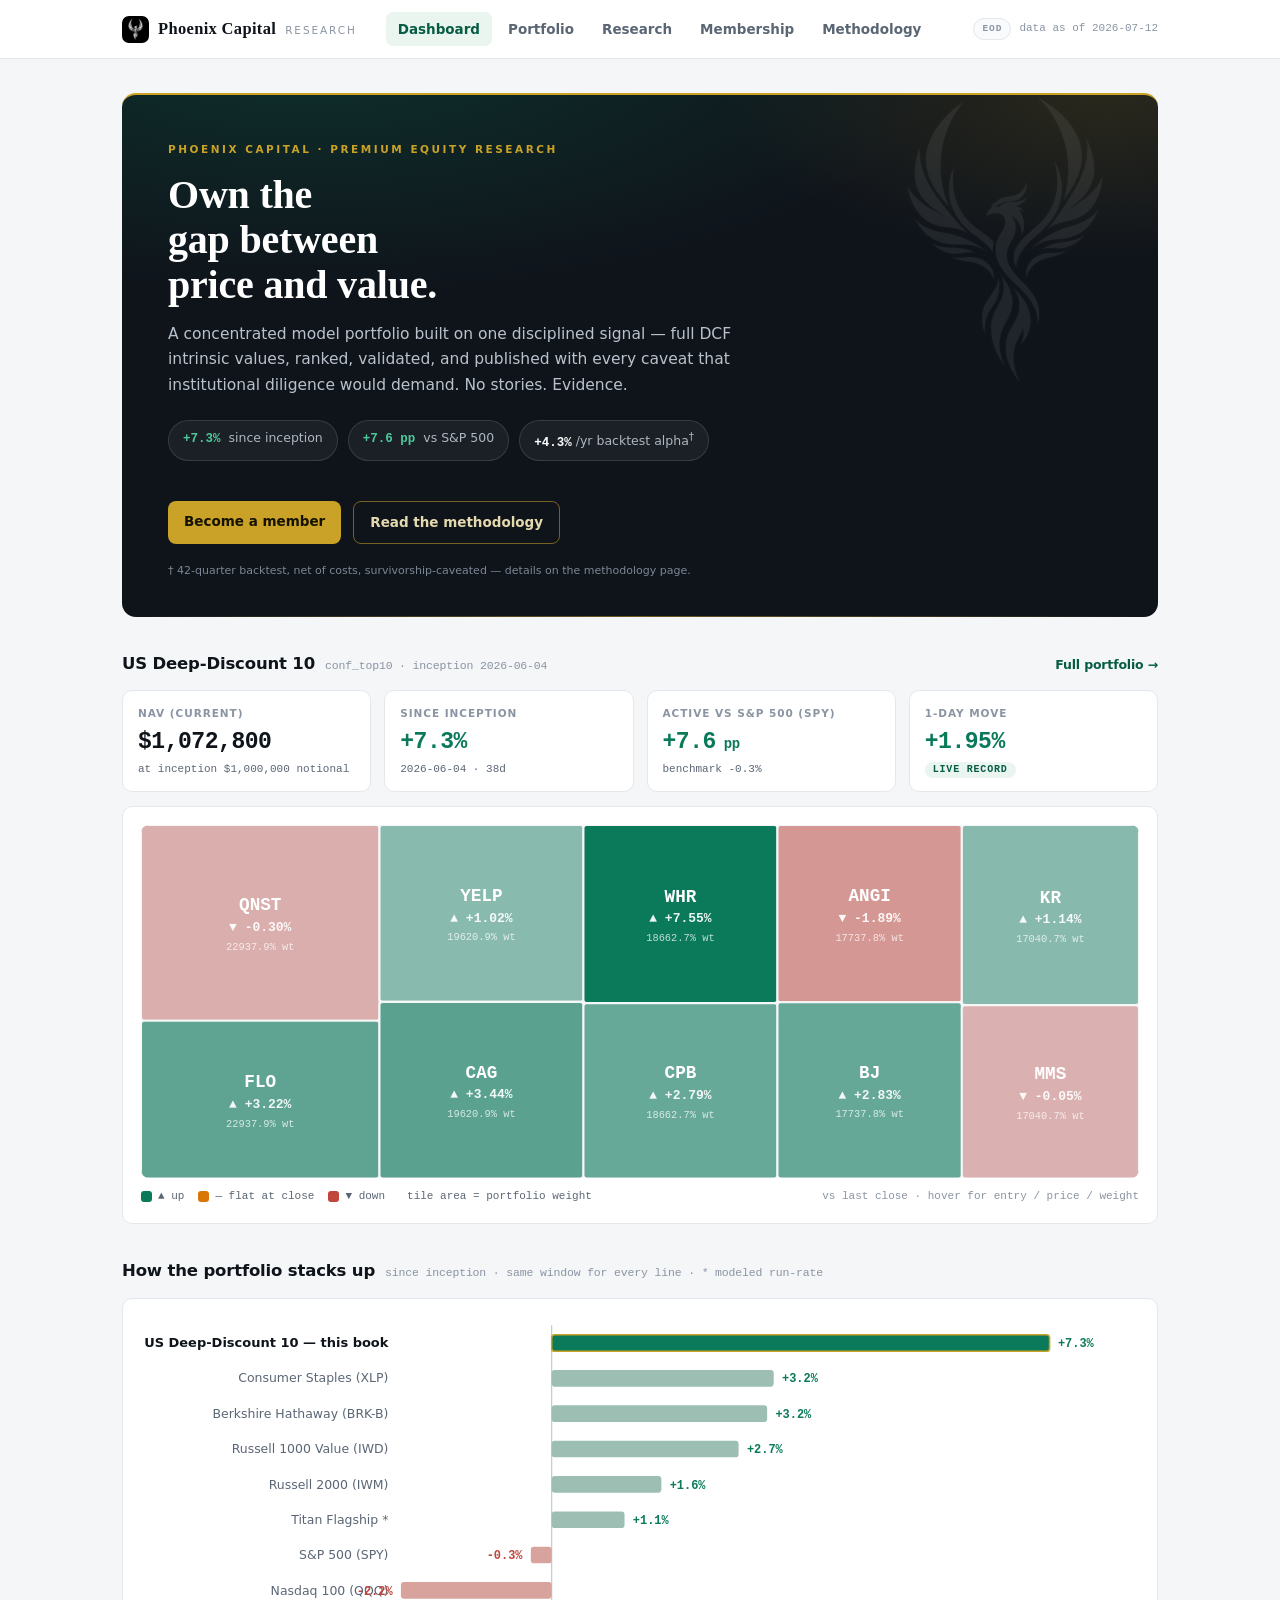
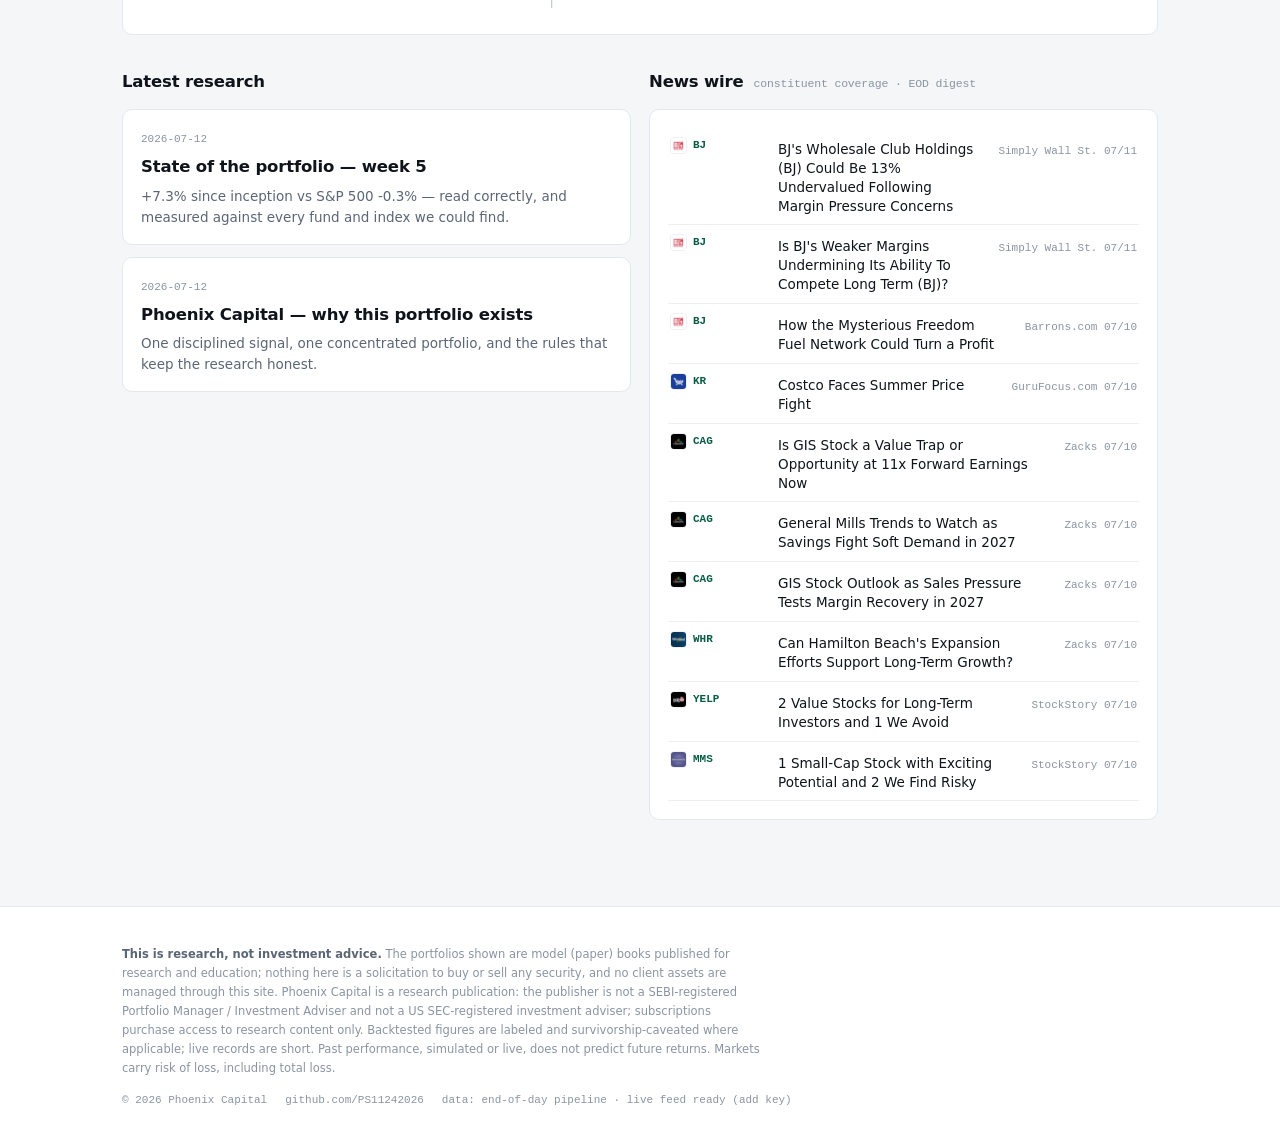
<file: site/index.html>
<!doctype html>
<html lang="en"><head>
<meta charset="utf-8"><meta name="viewport" content="width=device-width,initial-scale=1">
<title>Dashboard · Phoenix Capital</title>
<meta name="description" content="Institutional-grade equity research. One disciplined signal.">
<link rel="stylesheet" href="assets/site.css">
<link rel="icon" href="assets/logo-chip.png" type="image/png">
</head><body>
<header class="site-head"><div class="wrap">
  <a class="brand" href="index.html"><img class="logo-chip" src="assets/logo-chip.png" alt=""><span class="wordmark">Phoenix Capital</span>
    <small>research</small></a>
  <nav class="main"><a href="index.html" class="on">Dashboard</a><a href="us.html" class="">Portfolio</a><a href="research.html" class="">Research</a><a href="pricing.html" class="">Membership</a><a href="about.html" class="">Methodology</a></nav>
  <span class="asof"><span class="feedpill pill" id="feedpill">EOD</span><span class="txt">2026-07-12</span></span>
</div></header>
<main><div class="wrap">
<div class="hero">
  <div class="h-mark" aria-hidden="true"><img src="assets/logo-white.png" alt=""></div>
  <div class="h-eyebrow">Phoenix Capital · premium equity research</div>
  <h1 class="h-title">Own the gap between price and&nbsp;value.</h1>
  <p class="h-lede">A concentrated model portfolio built on one disciplined signal — full DCF
  intrinsic values, ranked, validated, and published with every caveat that institutional
  diligence would demand. No stories. Evidence.</p>
  <div class="h-chips">
    <span class="h-chip"><b class="pos">+7.3%</b> since inception</span>
    <span class="h-chip"><b class="pos">+7.6 pp</b> vs S&amp;P 500</span>
    <span class="h-chip"><b>+4.3%</b>/yr backtest alpha<sup>†</sup></span>
  </div>
  <div class="h-ctas"><a class="cta gold" href="pricing.html">Become a member</a>
  <a class="cta ghost-inv" href="about.html">Read the methodology</a></div>
  <p class="h-foot">† 42-quarter backtest, net of costs, survivorship-caveated — details on the methodology page.</p>
</div>
<section>
<h2 class="sec">US Deep-Discount 10 <span class="sub">conf_top10 · inception 2026-06-04</span>
  <a href="us.html" style="margin-left:auto;font-size:12.5px">Full portfolio →</a></h2>
<div class="kpis">
  <div class="tile"><div class="lab">NAV (current)</div><div class="val tab">$1,072,800</div><div class="sub">at inception $1,000,000 notional</div></div>
  <div class="tile"><div class="lab">Since inception</div>
    <div class="val tab pos">+7.3%</div>
    <div class="sub">2026-06-04 · 38d</div></div>
  <div class="tile"><div class="lab">Active vs S&amp;P 500 (SPY)</div>
    <div class="val tab pos">+7.6<span style="font-size:14px"> pp</span></div>
    <div class="sub">benchmark -0.3%</div></div>
  <div class="tile"><div class="lab">1-day move</div>
    <div class="val tab pos" id="day-us">+1.95%</div>
    <div class="sub"><span class="badge live">live record</span></div></div>
</div>
<div style="height:14px"></div>
<div class="card"><div class="hm-wrap" id="hm-us" data-h="340"></div>
  <div class="hm-legend">
    <span class="k"><span class="sw" style="background:#0B7A5B"></span>▲ up</span>
    <span class="k"><span class="sw" style="background:#D97706"></span>— flat at close</span>
    <span class="k"><span class="sw" style="background:#C0453B"></span>▼ down</span>
    <span class="k" style="margin-left:8px">tile area = portfolio weight</span>
    <span class="hm-note">vs last close · hover for entry / price / weight</span></div></div>
</section>
<section><h2 class="sec">How the portfolio stacks up
  <span class="sub">since inception · same window for every line · * modeled run-rate</span></h2>
<div class="card chart" id="cmp-us"></div></section>
<section class="grid2">
<div><h2 class="sec">Latest research</h2><div class="post-list"><a class="p-item" href="research/2026-07-12-state-of-the-portfolio-week-5.html"><span class="d">2026-07-12</span><h3>State of the portfolio — week 5</h3><p>+7.3% since inception vs S&amp;P 500 -0.3% — read correctly, and measured against every fund and index we could find.</p></a><a class="p-item" href="research/2026-07-12-phoenix-capital-launch.html"><span class="d">2026-07-12</span><h3>Phoenix Capital — why this portfolio exists</h3><p>One disciplined signal, one concentrated portfolio, and the rules that keep the research honest.</p></a></div></div>
<div><h2 class="sec">News wire <span class="sub">constituent coverage · <span id="wire-src">EOD digest</span></span></h2>
<div class="card"><div class="news" id="news-us"><a class="item" href="https://finance.yahoo.com/markets/stocks/articles/bjs-wholesale-club-holdings-bj-150735882.html" target="_blank" rel="noopener"><span class="sym"><img class="nlogo" src="assets/logos/BJ.png" alt="" loading="lazy" onerror="this.remove()">BJ</span><span class="ttl">BJ&#x27;s Wholesale Club Holdings (BJ) Could Be 13% Undervalued Following Margin Pressure Concerns</span><span class="src">Simply Wall St. 07/11</span></a><a class="item" href="https://finance.yahoo.com/markets/stocks/articles/bjs-weaker-margins-undermining-ability-051406540.html" target="_blank" rel="noopener"><span class="sym"><img class="nlogo" src="assets/logos/BJ.png" alt="" loading="lazy" onerror="this.remove()">BJ</span><span class="ttl">Is BJ&#x27;s Weaker Margins Undermining Its Ability To Compete Long Term (BJ)?</span><span class="src">Simply Wall St. 07/11</span></a><a class="item" href="https://www.barrons.com/articles/freedom-fuel-network-gas-prices-trump-83a5c63e?siteid=yhoof2&amp;yptr=yahoo" target="_blank" rel="noopener"><span class="sym"><img class="nlogo" src="assets/logos/BJ.png" alt="" loading="lazy" onerror="this.remove()">BJ</span><span class="ttl">How the Mysterious Freedom Fuel Network Could Turn a Profit</span><span class="src">Barrons.com 07/10</span></a><a class="item" href="https://finance.yahoo.com/markets/stocks/articles/costco-faces-summer-price-fight-164955973.html" target="_blank" rel="noopener"><span class="sym"><img class="nlogo" src="assets/logos/KR.png" alt="" loading="lazy" onerror="this.remove()">KR</span><span class="ttl">Costco Faces Summer Price Fight</span><span class="src">GuruFocus.com 07/10</span></a><a class="item" href="https://finance.yahoo.com/markets/stocks/articles/gis-stock-value-trap-opportunity-142900493.html" target="_blank" rel="noopener"><span class="sym"><img class="nlogo" src="assets/logos/CAG.png" alt="" loading="lazy" onerror="this.remove()">CAG</span><span class="ttl">Is GIS Stock a Value Trap or Opportunity at 11x Forward Earnings Now</span><span class="src">Zacks 07/10</span></a><a class="item" href="https://finance.yahoo.com/markets/stocks/articles/general-mills-trends-watch-savings-142800801.html" target="_blank" rel="noopener"><span class="sym"><img class="nlogo" src="assets/logos/CAG.png" alt="" loading="lazy" onerror="this.remove()">CAG</span><span class="ttl">General Mills Trends to Watch as Savings Fight Soft Demand in 2027</span><span class="src">Zacks 07/10</span></a><a class="item" href="https://finance.yahoo.com/markets/stocks/articles/gis-stock-outlook-sales-pressure-142700157.html" target="_blank" rel="noopener"><span class="sym"><img class="nlogo" src="assets/logos/CAG.png" alt="" loading="lazy" onerror="this.remove()">CAG</span><span class="ttl">GIS Stock Outlook as Sales Pressure Tests Margin Recovery in 2027</span><span class="src">Zacks 07/10</span></a><a class="item" href="https://finance.yahoo.com/markets/stocks/articles/hamilton-beachs-expansion-efforts-support-135200701.html" target="_blank" rel="noopener"><span class="sym"><img class="nlogo" src="assets/logos/WHR.png" alt="" loading="lazy" onerror="this.remove()">WHR</span><span class="ttl">Can Hamilton Beach&#x27;s Expansion Efforts Support Long-Term Growth?</span><span class="src">Zacks 07/10</span></a><a class="item" href="https://finance.yahoo.com/markets/stocks/articles/2-value-stocks-long-term-131120162.html" target="_blank" rel="noopener"><span class="sym"><img class="nlogo" src="assets/logos/YELP.png" alt="" loading="lazy" onerror="this.remove()">YELP</span><span class="ttl">2 Value Stocks for Long-Term Investors and 1 We Avoid</span><span class="src">StockStory 07/10</span></a><a class="item" href="https://finance.yahoo.com/markets/stocks/articles/1-small-cap-stock-exciting-115920335.html" target="_blank" rel="noopener"><span class="sym"><img class="nlogo" src="assets/logos/MMS.png" alt="" loading="lazy" onerror="this.remove()">MMS</span><span class="ttl">1 Small-Cap Stock with Exciting Potential and 2 We Find Risky</span><span class="src">StockStory 07/10</span></a></div></div></div>
</section>
</div></main>
<footer class="site-foot"><div class="wrap">
  <p class="disc"><b>This is research, not investment advice.</b> The portfolios shown are model (paper) books published for research and education; nothing here is a solicitation to buy or sell any security, and no client assets are managed through this site. Phoenix Capital is a research publication: the publisher is not a SEBI-registered Portfolio Manager / Investment Adviser and not a US SEC-registered investment adviser; subscriptions purchase access to research content only. Backtested figures are labeled and survivorship-caveated where applicable; live records are short. Past performance, simulated or live, does not predict future returns. Markets carry risk of loss, including total loss.</p>
  <div class="foot-meta"><span>© 2026 Phoenix Capital</span>
    <span>github.com/PS11242026</span>
    <span>data: end-of-day pipeline · live feed ready (add key)</span></div>
</div></footer>
<script>window.SITE_DATA = {"as_of": "2026-07-12", "config": {"finnhub_key": "", "refresh_seconds": 60, "quote_seconds": 20, "news_seconds": 300, "data_prefix": "data/", "asset_prefix": "assets/"}, "books": {"us": {"status": {"as_of": "2026-07-12", "book": "conf_top10", "book_id": "discount_x_conf_top10", "currency": "USD", "inception": "2026-06-04", "days": 38, "capital": 1000000.0, "capital_basis": "notional", "cash": 0.0, "value_at_inception": 1000000.0, "value": 1072799.518348411, "return_since_inception": 0.07279951834841084, "benchmarks": {"SPY": {"entry": 757.2550048828125, "last": 754.9500122070312, "return": -0.003043879090819601, "active": 0.07584339743923044}, "QQQ": {"entry": 741.8599853515625, "last": 725.510009765625, "return": -0.022039166296574653, "active": 0.09483868464498549}}, "comparables": [{"name": "Titan Flagship (modeled)", "kind": "run_rate", "note": "reported ~10.72%/yr net run-rate compounded over the window; no daily NAV published", "symbol": null, "return": 0.01065832730995897, "active": 0.062141191038451865}, {"name": "Russell 2000 (IWM)", "kind": "index", "note": "small/mid-cap universe proxy", "symbol": "IWM", "return": 0.016040108599696845, "active": 0.05675940974871399}, {"name": "Russell 1000 Value (IWD)", "kind": "index", "note": "value-factor benchmark", "symbol": "IWD", "return": 0.027333765387154374, "active": 0.04546575296125646}, {"name": "Consumer Staples (XLP)", "kind": "index", "note": "sector-fair for the staples-heavy book", "symbol": "XLP", "return": 0.03246805965587396, "active": 0.040331458692536876}, {"name": "Berkshire Hathaway (BRK-B)", "kind": "index", "note": "flagship value manager, tradeable comparison", "symbol": "BRK-B", "return": 0.03150656335462676, "active": 0.041292954993784076}], "holdings": [{"ticker": "MMS", "sector": "industrials_assetlight_services", "entry_price": 60.64500045776367, "price": 56.630001068115234, "entry_value": 100000.0, "weight": 0.08704282871888155, "market_value": 93379.50472529934, "return": -0.06620495274700655, "contribution": -0.006620495274700655, "inception_discount": 4.755931966313579, "current_discount": 4.8626, "current_intrinsic": 357.15, "conviction": 0.505, "day_change": -0.000529452512842643, "company": "Maximus, Inc."}, {"ticker": "WHR", "sector": "consumer_discretionary", "entry_price": 38.7400016784668, "price": 40.720001220703125, "entry_value": 100000.0, "weight": 0.09797822723197354, "market_value": 105110.99498309236, "return": 0.05110994983092354, "contribution": 0.005110994983092354, "inception_discount": 4.218364331422412, "current_discount": 4.4794, "current_intrinsic": 216.27, "conviction": 0.505, "day_change": 0.07554148347186218, "company": "Whirlpool Corporation"}, {"ticker": "KR", "sector": "consumer_staples", "entry_price": 62.380001068115234, "price": 60.540000915527344, "entry_value": 100000.0, "weight": 0.09046456005281145, "market_value": 97050.336452257, "return": -0.029496635477429978, "contribution": -0.0029496635477429976, "inception_discount": 4.124266794909185, "current_discount": 4.017, "current_intrinsic": 315.97, "conviction": 0.84, "day_change": 0.01135984460812356, "company": "The Kroger Co."}, {"ticker": "CPB", "sector": "consumer_staples", "entry_price": 21.334999084472656, "price": 22.06999969482422, "entry_value": 100000.0, "weight": 0.09642532886654917, "market_value": 103445.04636462106, "return": 0.03445046364621063, "contribution": 0.0034450463646210627, "inception_discount": 3.2943927812345697, "current_discount": 3.389, "current_intrinsic": 93.73, "conviction": 0.84, "day_change": 0.027945989783824565, "company": "The Campbell's Company"}, {"ticker": "CAG", "sector": "consumer_staples", "entry_price": 12.626999855041504, "price": 13.829999923706055, "entry_value": 100000.0, "weight": 0.10209475525594185, "market_value": 109527.20426447329, "return": 0.09527204264473288, "contribution": 0.009527204264473288, "inception_discount": 2.91445864061098, "current_discount": 2.923, "current_intrinsic": 50.35, "conviction": 0.84, "day_change": 0.034405388338396126, "company": "Conagra Brands, Inc."}, {"ticker": "ANGI", "sector": "internet_platforms_marketplaces", "entry_price": 6.275000095367432, "price": 6.239999771118164, "entry_value": 100000.0, "weight": 0.09269413736310013, "market_value": 99442.22591685526, "return": -0.005577740831447464, "contribution": -0.0005577740831447464, "inception_discount": 2.8878761047646657, "current_discount": 2.95, "current_intrinsic": 24.31, "conviction": 0.993, "day_change": -0.018867981112750454, "company": "Angi Inc."}, {"ticker": "BJ", "sector": "consumer_staples", "entry_price": 89.13999938964844, "price": 88.05000305175781, "entry_value": 100000.0, "weight": 0.0920742476185488, "market_value": 98777.20849747145, "return": -0.01222791502528553, "contribution": -0.001222791502528553, "inception_discount": 2.72527462338944, "current_discount": 2.6738, "current_intrinsic": 328.95, "conviction": 0.84, "day_change": 0.028261192058408602, "company": "BJ's Wholesale Club Holdings, Inc."}, {"ticker": "FLO", "sector": "consumer_staples", "entry_price": 7.289999961853027, "price": 8.34000015258789, "entry_value": 100000.0, "weight": 0.10663995734166165, "market_value": 114403.29487282969, "return": 0.14403294872829697, "contribution": 0.014403294872829698, "inception_discount": 2.6244166951128425, "current_discount": 2.6994, "current_intrinsic": 27.34, "conviction": 0.84, "day_change": 0.03217824645257927, "company": "Flowers Foods, Inc."}, {"ticker": "YELP", "sector": "internet_platforms_marketplaces", "entry_price": 23.520000457763672, "price": 25.809999465942383, "entry_value": 100000.0, "weight": 0.10228974591668319, "market_value": 109736.39015139904, "return": 0.09736390151399044, "contribution": 0.009736390151399044, "inception_discount": 2.5953911646826757, "current_discount": 2.6206, "current_intrinsic": 84.41, "conviction": 0.993, "day_change": 0.010176134506677537, "company": "Yelp Inc."}, {"ticker": "QNST", "sector": "internet_platforms_marketplaces", "entry_price": 11.829999923706055, "price": 16.790000915527344, "entry_value": 100000.0, "weight": 0.13229621163384872, "market_value": 141927.31212011233, "return": 0.41927312120112337, "contribution": 0.04192731212011234, "inception_discount": 2.485763260371288, "current_discount": 2.043, "current_intrinsic": 36.85, "conviction": 0.993, "day_change": -0.0029690758080463953, "company": "QuinStreet, Inc."}], "sector_weights": {"consumer_staples": 0.48769884913551287, "internet_platforms_marketplaces": 0.3272800949136321, "consumer_discretionary": 0.09797822723197354, "industrials_assetlight_services": 0.08704282871888155}, "metrics": {"excess": {"SPY": 0.07584339743923044, "QQQ": 0.09483868464498549}, "primary_benchmark": "SPY", "alpha_basis": "simple_excess_return", "max_drawdown": -0.014207326007345422, "sharpe": 9.654011616227725, "volatility": 0.3753850471426734, "beta": -0.21399132826611234, "turnover": null, "hhi": 0.3621386150176846, "day_change": 0.019523090213927168, "bench_day_change": {"SPY": 0.0043101596888019955, "QQQ": 0.0030831495111482976}}, "honesty": null}, "track": {"inception": "2026-06-04", "rows": [{"date": "2026-06-04", "days": 0, "bench": {"SPY": -4.626470536550631e-05, "QQQ": -9.436730057033049e-05}, "books": {"discount_top10": 6.390535045583957e-05, "discount_top20": 8.419732760916454e-05, "discount_x_conf_top10": 0.0002282687906213665, "discount_x_conf_top20": 8.872362975625991e-05}}, {"date": "2026-06-05", "days": 1, "bench": {"SPY": -0.026021639953232367, "QQQ": -0.049605031299173596}, "books": {"discount_top10": -0.017057179275618693, "discount_top20": -0.004902309610394495, "discount_x_conf_top10": 0.005163007351116767, "discount_x_conf_top20": 0.001411745353858862}}, {"date": "2026-06-14", "days": 10, "bench": {"SPY": -0.02047527554500872, "QQQ": -0.027660150030021424}, "books": {"discount_top10": 0.036308861175666576, "discount_top20": 0.03949264836755659, "discount_x_conf_top10": 0.033470806236069225, "discount_x_conf_top20": 0.04445127905049076}}, {"date": "2026-06-15", "days": 11, "bench": {"SPY": -0.0032023397367232365, "QQQ": 0.0028846611094994756}, "books": {"discount_top10": 0.015987986804570364, "discount_top20": 0.03039019763403959, "discount_x_conf_top10": 0.018787949572799112, "discount_x_conf_top20": 0.033545258189617316}}, {"date": "2026-07-11", "days": 37, "bench": {"SPY": -0.003043879090819601, "QQQ": -0.022039166296574653}, "books": {"discount_top10": 0.03571819311123914, "discount_top20": 0.08816171747849433, "discount_x_conf_top10": 0.07279951834841084, "discount_x_conf_top20": 0.09296699450663574}}, {"date": "2026-07-12", "days": 38, "bench": {"SPY": -0.003043879090819601, "QQQ": -0.022039166296574653}, "books": {"discount_top10": 0.03571819311123914, "discount_top20": 0.08816171747849433, "discount_x_conf_top10": 0.07279951834841084, "discount_x_conf_top20": 0.09296699450663574}}]}, "logos": {"ANGI": "logos/ANGI.png", "ASX": "logos/ASX.png", "BJ": "logos/BJ.png", "BLMN": "logos/BLMN.png", "BRK-B": "logos/BRK-B.png", "CAG": "logos/CAG.png", "CENTA": "logos/CENTA.png", "CPB": "logos/CPB.png", "CRTO": "logos/CRTO.png", "DG": "logos/DG.png", "EVER": "logos/EVER.png", "FLO": "logos/FLO.png", "GIS": "logos/GIS.png", "HRL": "logos/HRL.png", "IWD": "logos/IWD.png", "IWM": "logos/IWM.png", "KR": "logos/KR.png", "LULU": "logos/LULU.png", "MMS": "logos/MMS.png", "QNST": "logos/QNST.png", "QQQ": "logos/QQQ.png", "SPY": "logos/SPY.png", "TSM": "logos/TSM.png", "TSN": "logos/TSN.png", "UTZ": "logos/UTZ.png", "WGO": "logos/WGO.png", "WHR": "logos/WHR.png", "XLP": "logos/XLP.png", "YELP": "logos/YELP.png"}, "cfg": {"label": "US Deep-Discount 10"}}}};</script><script src="assets/site.js"></script>
</body></html>
</file>
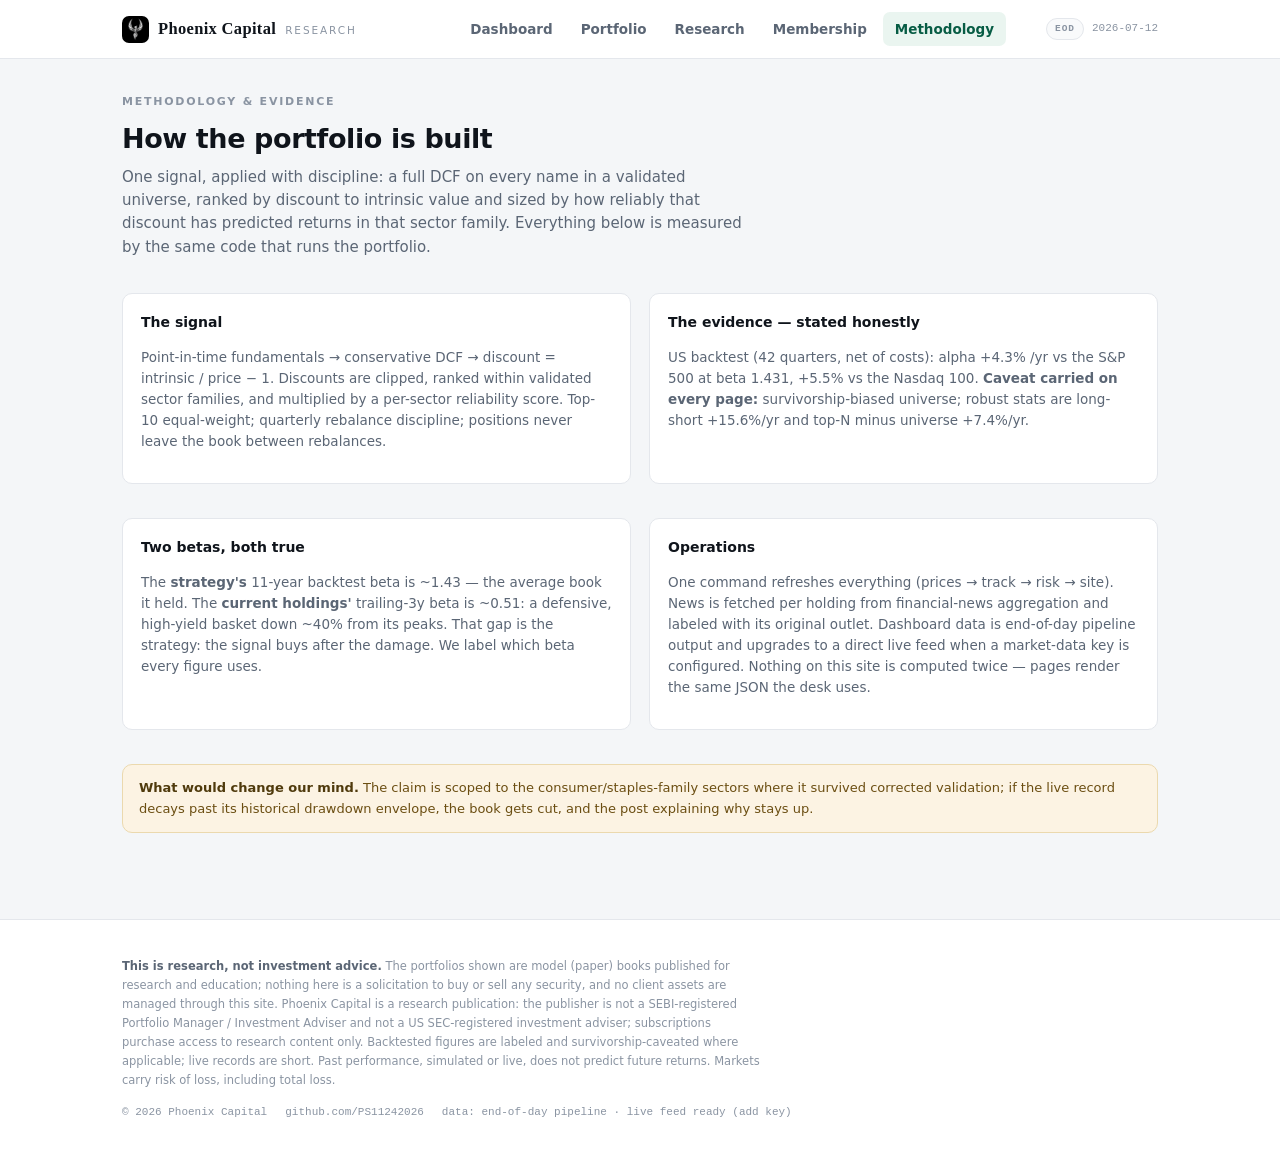
<file: site/about.html>
<!doctype html>
<html lang="en"><head>
<meta charset="utf-8"><meta name="viewport" content="width=device-width,initial-scale=1">
<title>Methodology · Phoenix Capital</title>
<meta name="description" content="Institutional-grade equity research. One disciplined signal.">
<link rel="stylesheet" href="assets/site.css">
<link rel="icon" href="assets/logo-chip.png" type="image/png">
</head><body>
<header class="site-head"><div class="wrap">
  <a class="brand" href="index.html"><img class="logo-chip" src="assets/logo-chip.png" alt=""><span class="wordmark">Phoenix Capital</span>
    <small>research</small></a>
  <nav class="main"><a href="index.html" class="">Dashboard</a><a href="us.html" class="">Portfolio</a><a href="research.html" class="">Research</a><a href="pricing.html" class="">Membership</a><a href="about.html" class="on">Methodology</a></nav>
  <span class="asof"><span class="feedpill pill" id="feedpill">EOD</span><span class="txt">2026-07-12</span></span>
</div></header>
<main><div class="wrap">
<p class="eyebrow">Methodology &amp; evidence</p><h1>How the portfolio is built</h1>
<p class="lede">One signal, applied with discipline: a full DCF on every name in a validated
universe, ranked by discount to intrinsic value and sized by how reliably that discount has
predicted returns in that sector family. Everything below is measured by the same code that
runs the portfolio.</p>
<section class="grid2">
<div class="card"><h3>The signal</h3><p style="color:var(--muted);font-size:13.5px">
Point-in-time fundamentals → conservative DCF → discount = intrinsic / price − 1. Discounts are
clipped, ranked within validated sector families, and multiplied by a per-sector reliability
score. Top-10 equal-weight; quarterly rebalance discipline; positions never leave the book
between rebalances.</p></div>
<div class="card"><h3>The evidence — stated honestly</h3><p style="color:var(--muted);font-size:13.5px">
US backtest (42 quarters, net of costs): alpha +4.3% /yr vs the
S&amp;P 500 at beta 1.431, +5.5% vs the
Nasdaq 100. <b>Caveat carried on every page:</b> survivorship-biased universe; robust stats are long-short +15.6%/yr and top-N minus universe +7.4%/yr.</p></div>
</section>
<section class="grid2">
<div class="card"><h3>Two betas, both true</h3><p style="color:var(--muted);font-size:13.5px">
The <b>strategy's</b> 11-year backtest beta is ~1.43 — the average book it held. The <b>current
holdings'</b> trailing-3y beta is ~0.51: a defensive, high-yield basket down ~40% from its peaks.
That gap is the strategy: the signal buys after the damage. We label which beta every figure uses.</p></div>
<div class="card"><h3>Operations</h3><p style="color:var(--muted);font-size:13.5px">
One command refreshes everything (prices → track → risk → site). News is fetched per holding from
financial-news aggregation and labeled with its original outlet. Dashboard data is end-of-day
pipeline output and upgrades to a direct live feed when a market-data key is configured. Nothing
on this site is computed twice — pages render the same JSON the desk uses.</p></div>
</section>
<section><div class="callout"><b>What would change our mind.</b> The claim is scoped to the
consumer/staples-family sectors where it survived corrected validation; if the live record decays
past its historical drawdown envelope, the book gets cut, and the post explaining why stays up.
</div></section>
</div></main>
<footer class="site-foot"><div class="wrap">
  <p class="disc"><b>This is research, not investment advice.</b> The portfolios shown are model (paper) books published for research and education; nothing here is a solicitation to buy or sell any security, and no client assets are managed through this site. Phoenix Capital is a research publication: the publisher is not a SEBI-registered Portfolio Manager / Investment Adviser and not a US SEC-registered investment adviser; subscriptions purchase access to research content only. Backtested figures are labeled and survivorship-caveated where applicable; live records are short. Past performance, simulated or live, does not predict future returns. Markets carry risk of loss, including total loss.</p>
  <div class="foot-meta"><span>© 2026 Phoenix Capital</span>
    <span>github.com/PS11242026</span>
    <span>data: end-of-day pipeline · live feed ready (add key)</span></div>
</div></footer>
<script src="assets/site.js"></script>
</body></html>
</file>
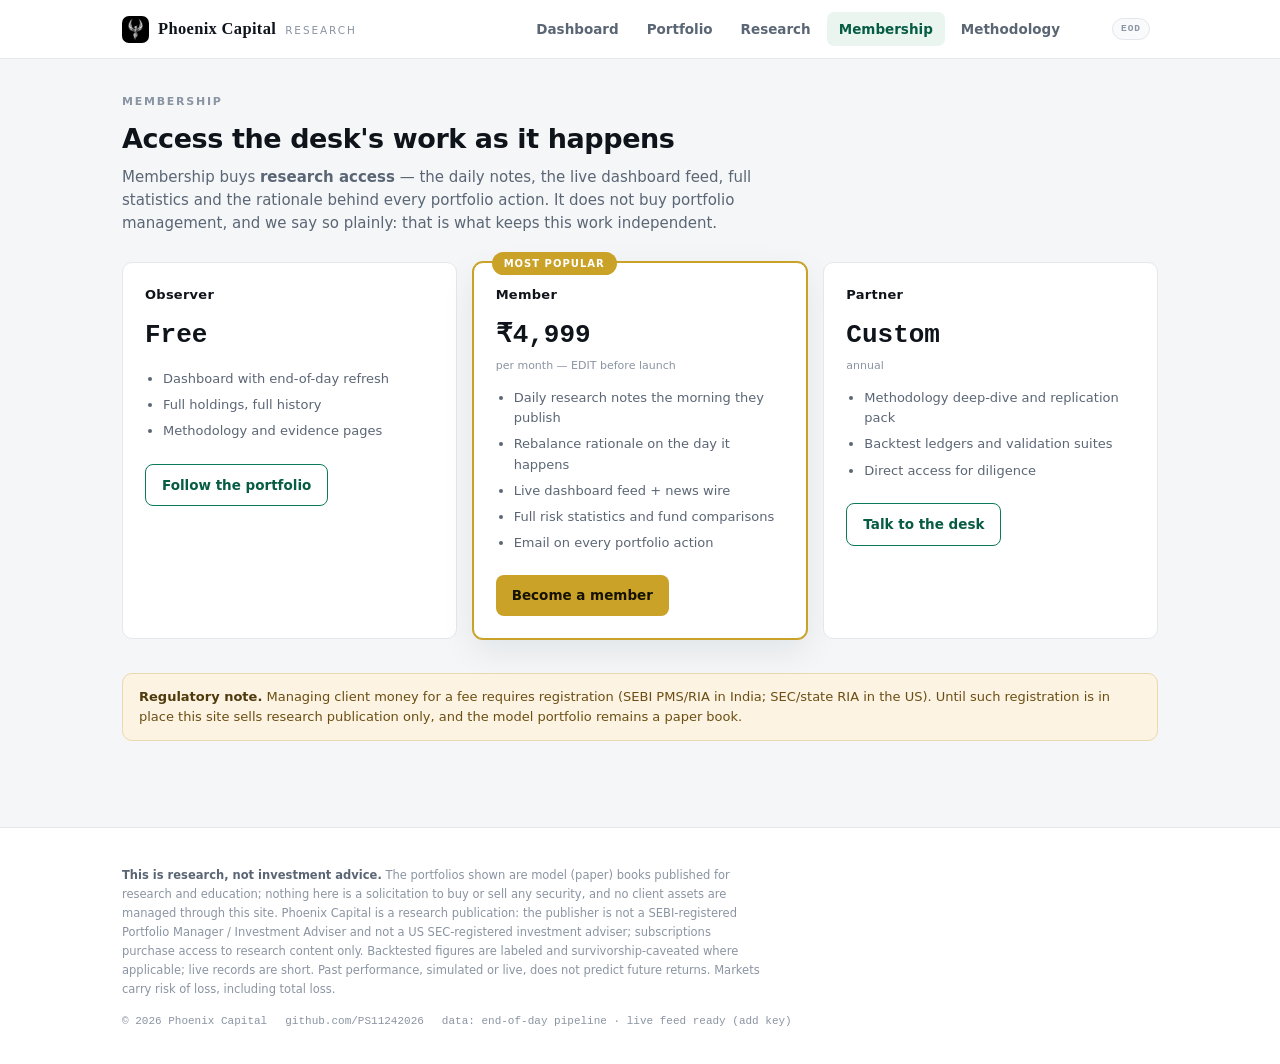
<file: site/pricing.html>
<!doctype html>
<html lang="en"><head>
<meta charset="utf-8"><meta name="viewport" content="width=device-width,initial-scale=1">
<title>Membership · Phoenix Capital</title>
<meta name="description" content="Institutional-grade equity research. One disciplined signal.">
<link rel="stylesheet" href="assets/site.css">
<link rel="icon" href="assets/logo-chip.png" type="image/png">
</head><body>
<header class="site-head"><div class="wrap">
  <a class="brand" href="index.html"><img class="logo-chip" src="assets/logo-chip.png" alt=""><span class="wordmark">Phoenix Capital</span>
    <small>research</small></a>
  <nav class="main"><a href="index.html" class="">Dashboard</a><a href="us.html" class="">Portfolio</a><a href="research.html" class="">Research</a><a href="pricing.html" class="on">Membership</a><a href="about.html" class="">Methodology</a></nav>
  <span class="asof"><span class="feedpill pill" id="feedpill">EOD</span><span class="txt"></span></span>
</div></header>
<main><div class="wrap">
<p class="eyebrow">Membership</p><h1>Access the desk's work as it happens</h1>
<p class="lede">Membership buys <b>research access</b> — the daily notes, the live dashboard feed,
full statistics and the rationale behind every portfolio action. It does not buy portfolio
management, and we say so plainly: that is what keeps this work independent.</p>
<div class="plans" style="margin-top:26px"><div class="plan ">
<div class="nm">Observer</div><div class="pr tab">Free</div>
<div class="per"></div><ul><li>Dashboard with end-of-day refresh</li><li>Full holdings, full history</li><li>Methodology and evidence pages</li></ul>
<a class="cta ghost" href="https://github.com/PS11242026/dcf-valuation-platform">Follow the portfolio</a></div><div class="plan hi"><div class="ribbon">Most popular</div>
<div class="nm">Member</div><div class="pr tab">₹4,999</div>
<div class="per">per month — EDIT before launch</div><ul><li>Daily research notes the morning they publish</li><li>Rebalance rationale on the day it happens</li><li>Live dashboard feed + news wire</li><li>Full risk statistics and fund comparisons</li><li>Email on every portfolio action</li></ul>
<a class="cta gold" href="https://github.com/PS11242026/dcf-valuation-platform">Become a member</a></div><div class="plan ">
<div class="nm">Partner</div><div class="pr tab">Custom</div>
<div class="per">annual</div><ul><li>Methodology deep-dive and replication pack</li><li>Backtest ledgers and validation suites</li><li>Direct access for diligence</li></ul>
<a class="cta ghost" href="https://github.com/PS11242026/dcf-valuation-platform">Talk to the desk</a></div></div>
<section><div class="callout"><b>Regulatory note.</b> Managing client money for a fee requires
registration (SEBI PMS/RIA in India; SEC/state RIA in the US). Until such registration is in
place this site sells research publication only, and the model portfolio remains a paper book.
</div></section>
</div></main>
<footer class="site-foot"><div class="wrap">
  <p class="disc"><b>This is research, not investment advice.</b> The portfolios shown are model (paper) books published for research and education; nothing here is a solicitation to buy or sell any security, and no client assets are managed through this site. Phoenix Capital is a research publication: the publisher is not a SEBI-registered Portfolio Manager / Investment Adviser and not a US SEC-registered investment adviser; subscriptions purchase access to research content only. Backtested figures are labeled and survivorship-caveated where applicable; live records are short. Past performance, simulated or live, does not predict future returns. Markets carry risk of loss, including total loss.</p>
  <div class="foot-meta"><span>© 2026 Phoenix Capital</span>
    <span>github.com/PS11242026</span>
    <span>data: end-of-day pipeline · live feed ready (add key)</span></div>
</div></footer>
<script src="assets/site.js"></script>
</body></html>
</file>
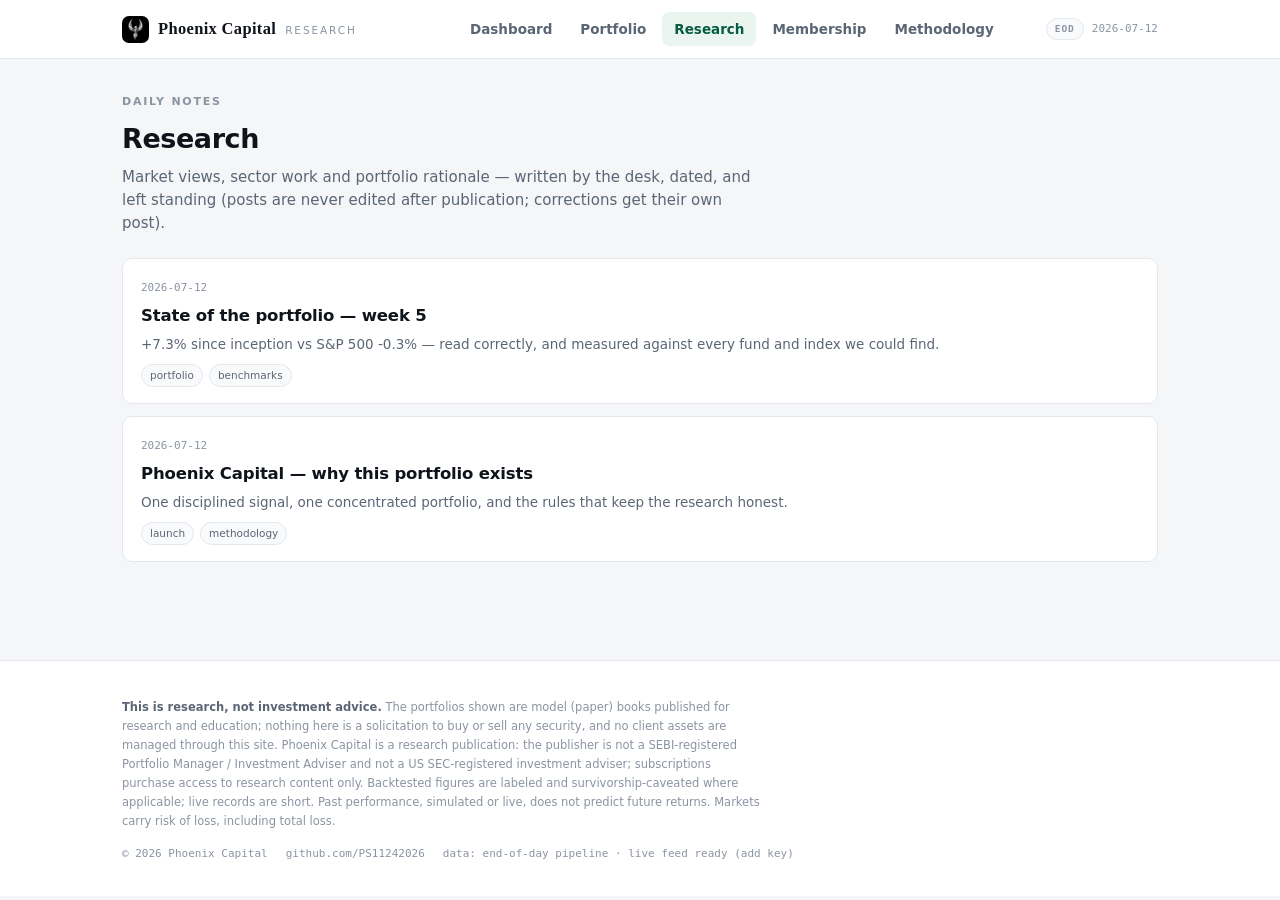
<file: site/research.html>
<!doctype html>
<html lang="en"><head>
<meta charset="utf-8"><meta name="viewport" content="width=device-width,initial-scale=1">
<title>Research · Phoenix Capital</title>
<meta name="description" content="Institutional-grade equity research. One disciplined signal.">
<link rel="stylesheet" href="assets/site.css">
<link rel="icon" href="assets/logo-chip.png" type="image/png">
</head><body>
<header class="site-head"><div class="wrap">
  <a class="brand" href="index.html"><img class="logo-chip" src="assets/logo-chip.png" alt=""><span class="wordmark">Phoenix Capital</span>
    <small>research</small></a>
  <nav class="main"><a href="index.html" class="">Dashboard</a><a href="us.html" class="">Portfolio</a><a href="research.html" class="on">Research</a><a href="pricing.html" class="">Membership</a><a href="about.html" class="">Methodology</a></nav>
  <span class="asof"><span class="feedpill pill" id="feedpill">EOD</span><span class="txt">2026-07-12</span></span>
</div></header>
<main><div class="wrap">
<p class="eyebrow">Daily notes</p><h1>Research</h1>
<p class="lede">Market views, sector work and portfolio rationale — written by the desk, dated,
and left standing (posts are never edited after publication; corrections get their own post).</p>
<div class="post-list" style="margin-top:22px"><a class="p-item" href="research/2026-07-12-state-of-the-portfolio-week-5.html"><span class="d">2026-07-12</span><h3>State of the portfolio — week 5</h3><p>+7.3% since inception vs S&amp;P 500 -0.3% — read correctly, and measured against every fund and index we could find.</p><div class="tags"><span class=chip>portfolio</span><span class=chip>benchmarks</span></div></a><a class="p-item" href="research/2026-07-12-phoenix-capital-launch.html"><span class="d">2026-07-12</span><h3>Phoenix Capital — why this portfolio exists</h3><p>One disciplined signal, one concentrated portfolio, and the rules that keep the research honest.</p><div class="tags"><span class=chip>launch</span><span class=chip>methodology</span></div></a></div>
</div></main>
<footer class="site-foot"><div class="wrap">
  <p class="disc"><b>This is research, not investment advice.</b> The portfolios shown are model (paper) books published for research and education; nothing here is a solicitation to buy or sell any security, and no client assets are managed through this site. Phoenix Capital is a research publication: the publisher is not a SEBI-registered Portfolio Manager / Investment Adviser and not a US SEC-registered investment adviser; subscriptions purchase access to research content only. Backtested figures are labeled and survivorship-caveated where applicable; live records are short. Past performance, simulated or live, does not predict future returns. Markets carry risk of loss, including total loss.</p>
  <div class="foot-meta"><span>© 2026 Phoenix Capital</span>
    <span>github.com/PS11242026</span>
    <span>data: end-of-day pipeline · live feed ready (add key)</span></div>
</div></footer>
<script src="assets/site.js"></script>
</body></html>
</file>
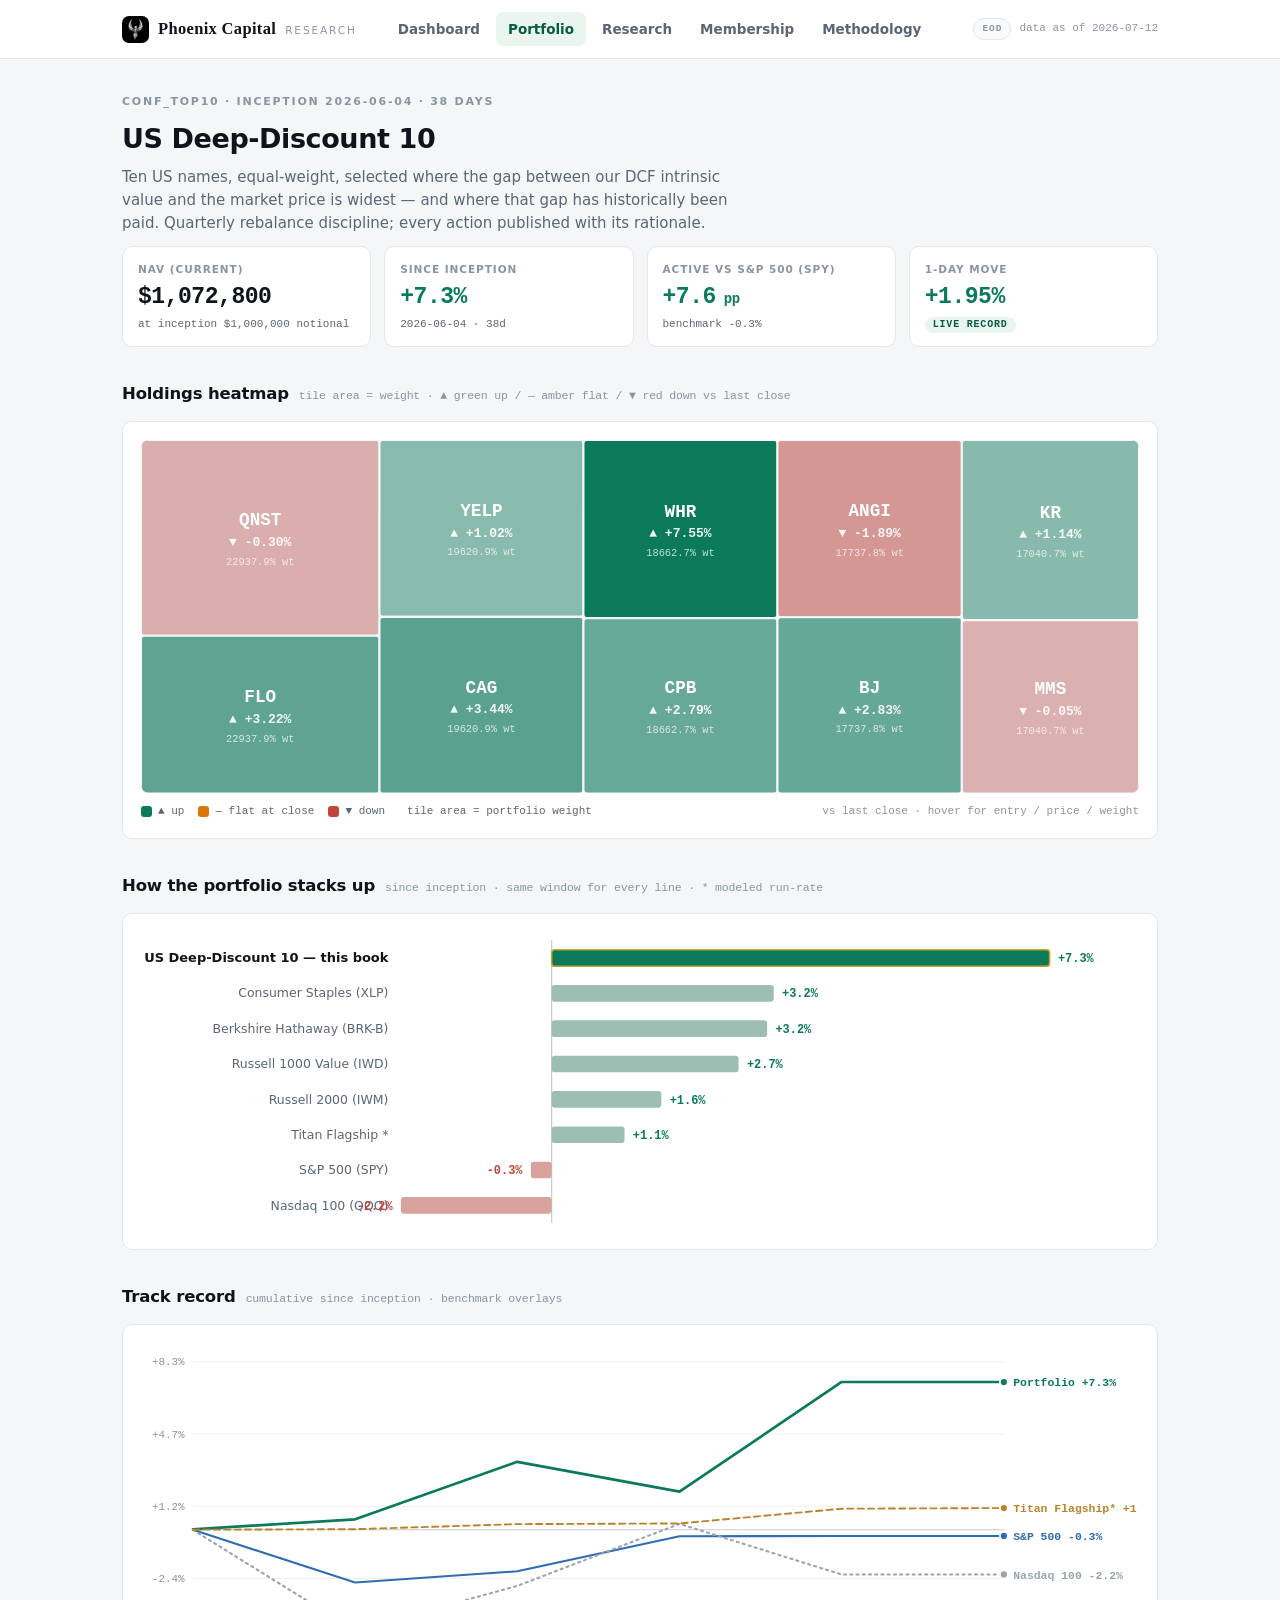
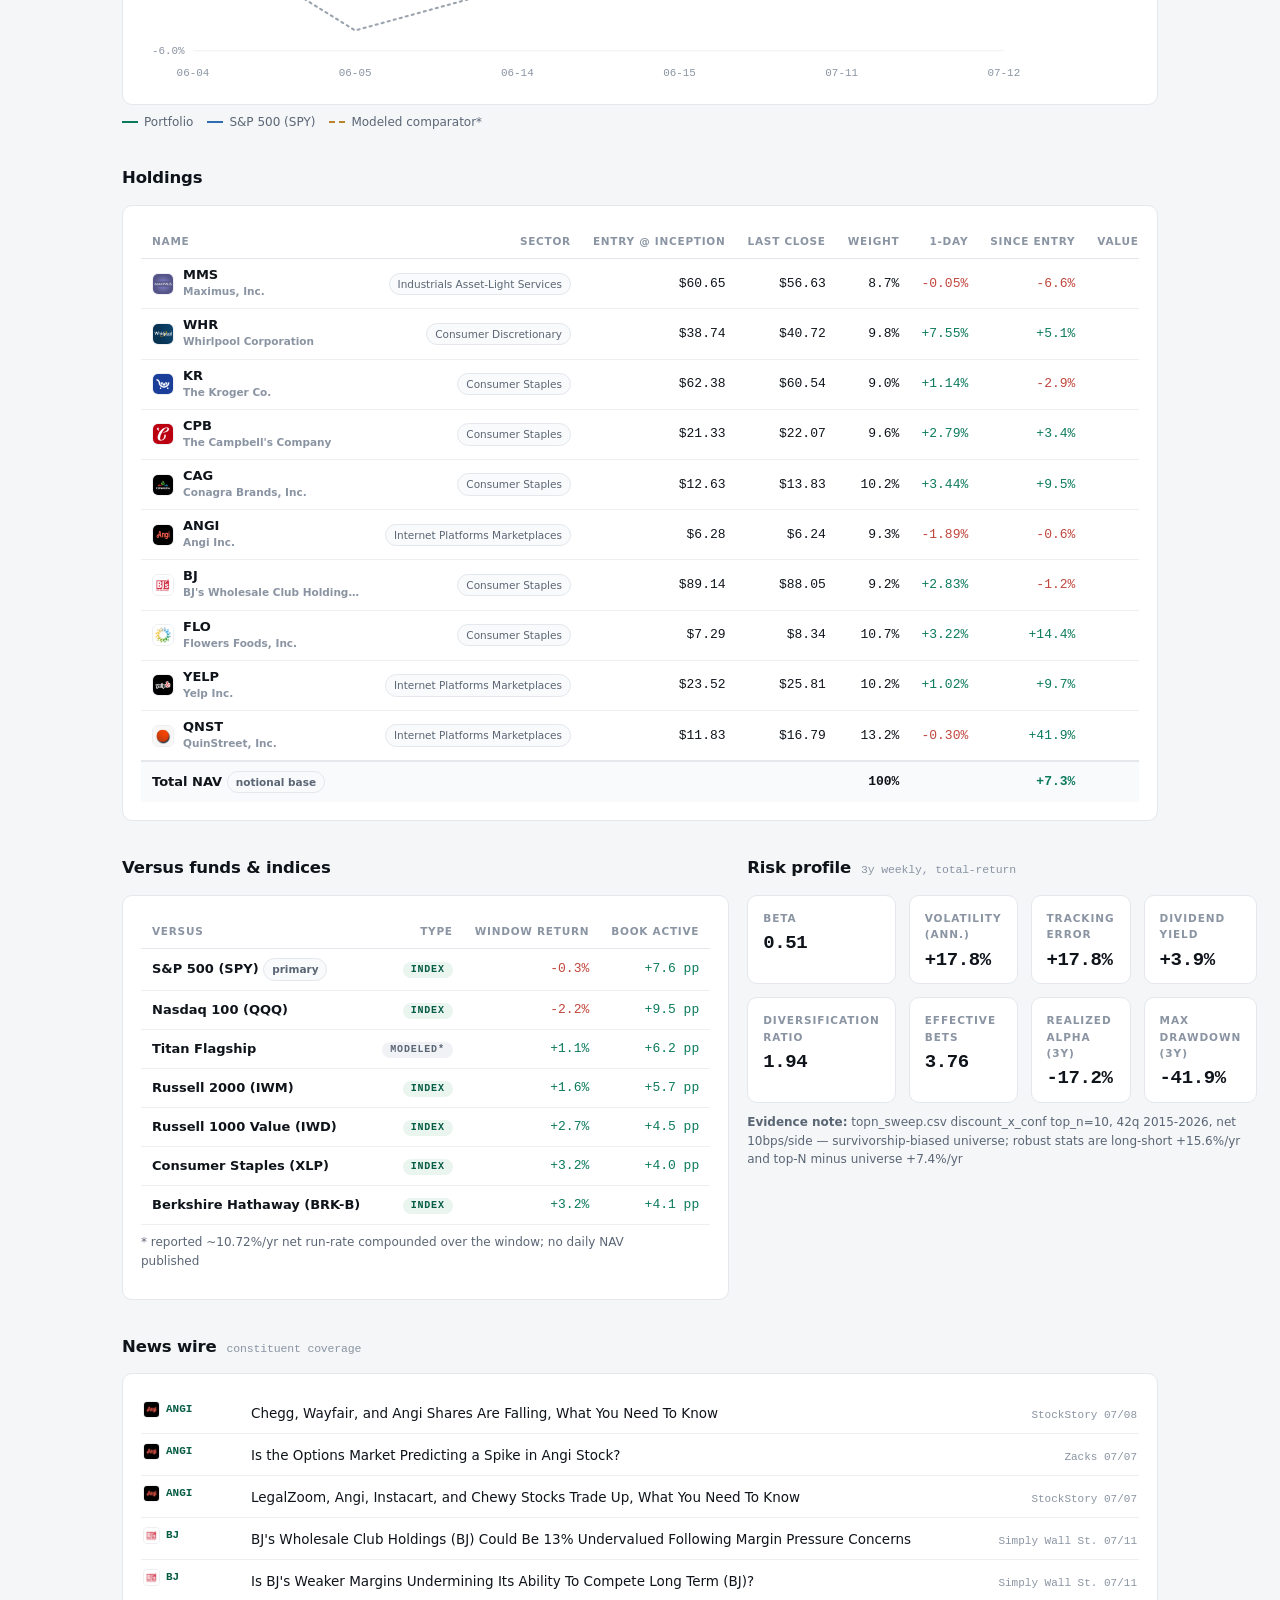
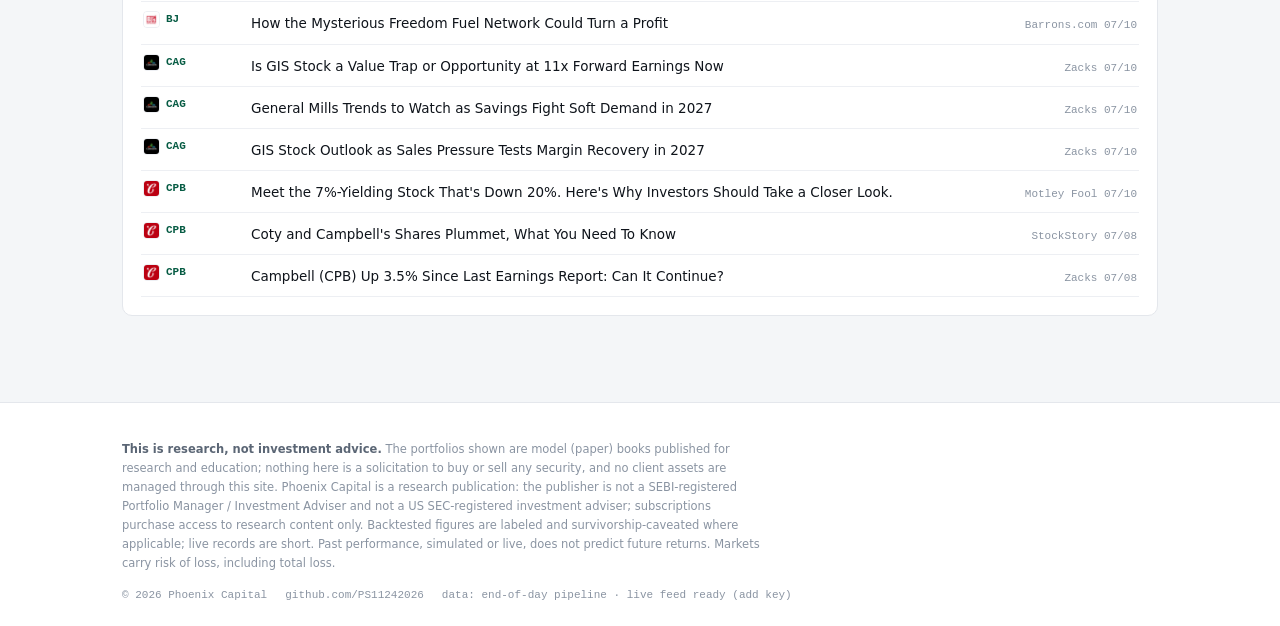
<file: site/us.html>
<!doctype html>
<html lang="en"><head>
<meta charset="utf-8"><meta name="viewport" content="width=device-width,initial-scale=1">
<title>US Deep-Discount 10 · Phoenix Capital</title>
<meta name="description" content="Institutional-grade equity research. One disciplined signal.">
<link rel="stylesheet" href="assets/site.css">
<link rel="icon" href="assets/logo-chip.png" type="image/png">
</head><body>
<header class="site-head"><div class="wrap">
  <a class="brand" href="index.html"><img class="logo-chip" src="assets/logo-chip.png" alt=""><span class="wordmark">Phoenix Capital</span>
    <small>research</small></a>
  <nav class="main"><a href="index.html" class="">Dashboard</a><a href="us.html" class="on">Portfolio</a><a href="research.html" class="">Research</a><a href="pricing.html" class="">Membership</a><a href="about.html" class="">Methodology</a></nav>
  <span class="asof"><span class="feedpill pill" id="feedpill">EOD</span><span class="txt">2026-07-12</span></span>
</div></header>
<main><div class="wrap">
<p class="eyebrow">conf_top10 · inception 2026-06-04 · 38 days</p>
<h1>US Deep-Discount 10</h1>
<p class="lede">Ten US names, equal-weight, selected where the gap between our DCF intrinsic value and the market price is widest — and where that gap has historically been paid. Quarterly rebalance discipline; every action published with its rationale.</p>
<div class="kpis">
  <div class="tile"><div class="lab">NAV (current)</div><div class="val tab">$1,072,800</div><div class="sub">at inception $1,000,000 notional</div></div>
  <div class="tile"><div class="lab">Since inception</div>
    <div class="val tab pos">+7.3%</div>
    <div class="sub">2026-06-04 · 38d</div></div>
  <div class="tile"><div class="lab">Active vs S&amp;P 500 (SPY)</div>
    <div class="val tab pos">+7.6<span style="font-size:14px"> pp</span></div>
    <div class="sub">benchmark -0.3%</div></div>
  <div class="tile"><div class="lab">1-day move</div>
    <div class="val tab pos" id="day-us">+1.95%</div>
    <div class="sub"><span class="badge live">live record</span></div></div>
</div>
<section><h2 class="sec">Holdings heatmap <span class="sub">tile area = weight · ▲ green up / — amber flat / ▼ red down vs last close</span></h2>
<div class="card"><div class="hm-wrap" id="hm-us" data-h="340"></div>
  <div class="hm-legend">
    <span class="k"><span class="sw" style="background:#0B7A5B"></span>▲ up</span>
    <span class="k"><span class="sw" style="background:#D97706"></span>— flat at close</span>
    <span class="k"><span class="sw" style="background:#C0453B"></span>▼ down</span>
    <span class="k" style="margin-left:8px">tile area = portfolio weight</span>
    <span class="hm-note">vs last close · hover for entry / price / weight</span></div></div></section>
<section><h2 class="sec">How the portfolio stacks up
  <span class="sub">since inception · same window for every line · * modeled run-rate</span></h2>
<div class="card chart" id="cmp-us"></div></section>
<section><h2 class="sec">Track record <span class="sub">cumulative since inception · benchmark overlays</span></h2>
<div class="card chart" id="tr-us"></div>
<div class="legend"><span class="it"><span class="sw" style="border-color:#0B7A5B"></span>Portfolio</span>
<span class="it"><span class="sw" style="border-color:#2F6DB3"></span>S&amp;P 500 (SPY)</span>
<span class="it"><span class="sw" style="border-color:#B9832A;border-top-style:dashed"></span>Modeled comparator*</span></div></section>
<section><h2 class="sec">Holdings</h2><div class="card"><div class="tbl"><table><thead><tr><th>Name</th><th>Sector</th><th>Entry @ inception</th><th>Last close</th><th>Weight</th><th>1-day</th><th>Since entry</th><th>Value @ inception</th><th>Value now</th></tr></thead><tbody><tr><td><div class="tk-cell"><img class="tlogo" src="assets/logos/MMS.png" alt="" loading="lazy" onerror="this.classList.add('ph');this.removeAttribute('src')"><div><b>MMS</b><span class="co">Maximus, Inc.</span></div></div></td><td><span class="chip">Industrials Asset-Light Services</span></td><td>$60.65</td><td>$56.63</td><td>8.7%</td><td class="neg">-0.05%</td><td class="neg">-6.6%</td><td>$100,000</td><td>$93,380</td></tr><tr><td><div class="tk-cell"><img class="tlogo" src="assets/logos/WHR.png" alt="" loading="lazy" onerror="this.classList.add('ph');this.removeAttribute('src')"><div><b>WHR</b><span class="co">Whirlpool Corporation</span></div></div></td><td><span class="chip">Consumer Discretionary</span></td><td>$38.74</td><td>$40.72</td><td>9.8%</td><td class="pos">+7.55%</td><td class="pos">+5.1%</td><td>$100,000</td><td>$105,111</td></tr><tr><td><div class="tk-cell"><img class="tlogo" src="assets/logos/KR.png" alt="" loading="lazy" onerror="this.classList.add('ph');this.removeAttribute('src')"><div><b>KR</b><span class="co">The Kroger Co.</span></div></div></td><td><span class="chip">Consumer Staples</span></td><td>$62.38</td><td>$60.54</td><td>9.0%</td><td class="pos">+1.14%</td><td class="neg">-2.9%</td><td>$100,000</td><td>$97,050</td></tr><tr><td><div class="tk-cell"><img class="tlogo" src="assets/logos/CPB.png" alt="" loading="lazy" onerror="this.classList.add('ph');this.removeAttribute('src')"><div><b>CPB</b><span class="co">The Campbell&#x27;s Company</span></div></div></td><td><span class="chip">Consumer Staples</span></td><td>$21.33</td><td>$22.07</td><td>9.6%</td><td class="pos">+2.79%</td><td class="pos">+3.4%</td><td>$100,000</td><td>$103,445</td></tr><tr><td><div class="tk-cell"><img class="tlogo" src="assets/logos/CAG.png" alt="" loading="lazy" onerror="this.classList.add('ph');this.removeAttribute('src')"><div><b>CAG</b><span class="co">Conagra Brands, Inc.</span></div></div></td><td><span class="chip">Consumer Staples</span></td><td>$12.63</td><td>$13.83</td><td>10.2%</td><td class="pos">+3.44%</td><td class="pos">+9.5%</td><td>$100,000</td><td>$109,527</td></tr><tr><td><div class="tk-cell"><img class="tlogo" src="assets/logos/ANGI.png" alt="" loading="lazy" onerror="this.classList.add('ph');this.removeAttribute('src')"><div><b>ANGI</b><span class="co">Angi Inc.</span></div></div></td><td><span class="chip">Internet Platforms Marketplaces</span></td><td>$6.28</td><td>$6.24</td><td>9.3%</td><td class="neg">-1.89%</td><td class="neg">-0.6%</td><td>$100,000</td><td>$99,442</td></tr><tr><td><div class="tk-cell"><img class="tlogo" src="assets/logos/BJ.png" alt="" loading="lazy" onerror="this.classList.add('ph');this.removeAttribute('src')"><div><b>BJ</b><span class="co">BJ&#x27;s Wholesale Club Holdings, Inc.</span></div></div></td><td><span class="chip">Consumer Staples</span></td><td>$89.14</td><td>$88.05</td><td>9.2%</td><td class="pos">+2.83%</td><td class="neg">-1.2%</td><td>$100,000</td><td>$98,777</td></tr><tr><td><div class="tk-cell"><img class="tlogo" src="assets/logos/FLO.png" alt="" loading="lazy" onerror="this.classList.add('ph');this.removeAttribute('src')"><div><b>FLO</b><span class="co">Flowers Foods, Inc.</span></div></div></td><td><span class="chip">Consumer Staples</span></td><td>$7.29</td><td>$8.34</td><td>10.7%</td><td class="pos">+3.22%</td><td class="pos">+14.4%</td><td>$100,000</td><td>$114,403</td></tr><tr><td><div class="tk-cell"><img class="tlogo" src="assets/logos/YELP.png" alt="" loading="lazy" onerror="this.classList.add('ph');this.removeAttribute('src')"><div><b>YELP</b><span class="co">Yelp Inc.</span></div></div></td><td><span class="chip">Internet Platforms Marketplaces</span></td><td>$23.52</td><td>$25.81</td><td>10.2%</td><td class="pos">+1.02%</td><td class="pos">+9.7%</td><td>$100,000</td><td>$109,736</td></tr><tr><td><div class="tk-cell"><img class="tlogo" src="assets/logos/QNST.png" alt="" loading="lazy" onerror="this.classList.add('ph');this.removeAttribute('src')"><div><b>QNST</b><span class="co">QuinStreet, Inc.</span></div></div></td><td><span class="chip">Internet Platforms Marketplaces</span></td><td>$11.83</td><td>$16.79</td><td>13.2%</td><td class="neg">-0.30%</td><td class="pos">+41.9%</td><td>$100,000</td><td>$141,927</td></tr><tr class="total"><td><b>Total NAV</b> <span class="chip">notional base</span></td><td></td><td></td><td></td><td>100%</td><td></td><td class="pos"><b>+7.3%</b></td><td><b>$1,000,000</b></td><td><b>$1,072,800</b></td></tr></tbody></table></div></div></section>
<section class="grid2">
<div><h2 class="sec">Versus funds &amp; indices</h2><div class="card"><div class="tbl"><table><thead><tr><th>Versus</th><th>Type</th><th>Window return</th><th>Book active</th></tr></thead><tbody><tr><td>S&amp;P 500 (SPY) <span class=chip>primary</span></td><td><span class="badge live">index</span></td><td class="neg">-0.3%</td><td class="pos">+7.6 pp</td></tr><tr><td>Nasdaq 100 (QQQ)</td><td><span class="badge live">index</span></td><td class="neg">-2.2%</td><td class="pos">+9.5 pp</td></tr><tr><td>Titan Flagship</td><td><span class="badge model">modeled*</span></td><td class="pos">+1.1%</td><td class="pos">+6.2 pp</td></tr><tr><td>Russell 2000 (IWM)</td><td><span class="badge live">index</span></td><td class="pos">+1.6%</td><td class="pos">+5.7 pp</td></tr><tr><td>Russell 1000 Value (IWD)</td><td><span class="badge live">index</span></td><td class="pos">+2.7%</td><td class="pos">+4.5 pp</td></tr><tr><td>Consumer Staples (XLP)</td><td><span class="badge live">index</span></td><td class="pos">+3.2%</td><td class="pos">+4.0 pp</td></tr><tr><td>Berkshire Hathaway (BRK-B)</td><td><span class="badge live">index</span></td><td class="pos">+3.2%</td><td class="pos">+4.1 pp</td></tr></tbody></table></div><p class="lede" style="font-size:12px;margin-top:8px">* reported ~10.72%/yr net run-rate compounded over the window; no daily NAV published</p></div></div>
<div><h2 class="sec">Risk profile <span class="sub">3y weekly, total-return</span></h2><div class="kpis" style="grid-template-columns:repeat(4,1fr)"><div class="tile"><div class="lab">Beta</div><div class="val tab" style="font-size:19px">0.51</div></div><div class="tile"><div class="lab">Volatility (ann.)</div><div class="val tab" style="font-size:19px">+17.8%</div></div><div class="tile"><div class="lab">Tracking error</div><div class="val tab" style="font-size:19px">+17.8%</div></div><div class="tile"><div class="lab">Dividend yield</div><div class="val tab" style="font-size:19px">+3.9%</div></div><div class="tile"><div class="lab">Diversification ratio</div><div class="val tab" style="font-size:19px">1.94</div></div><div class="tile"><div class="lab">Effective bets</div><div class="val tab" style="font-size:19px">3.76</div></div><div class="tile"><div class="lab">Realized alpha (3y)</div><div class="val tab" style="font-size:19px">-17.2%</div></div><div class="tile"><div class="lab">Max drawdown (3y)</div><div class="val tab" style="font-size:19px">-41.9%</div></div></div><p class="lede" style="font-size:12px;margin-top:10px"><b>Evidence note:</b> topn_sweep.csv discount_x_conf top_n=10, 42q 2015-2026, net 10bps/side — survivorship-biased universe; robust stats are long-short +15.6%/yr and top-N minus universe +7.4%/yr</p></div>
</section>

<section><h2 class="sec">News wire <span class="sub">constituent coverage</span></h2>
<div class="card"><div class="news" id="news-us"><a class="item" href="https://finance.yahoo.com/markets/stocks/articles/chegg-wayfair-angi-shares-falling-201844456.html" target="_blank" rel="noopener"><span class="sym"><img class="nlogo" src="assets/logos/ANGI.png" alt="" loading="lazy" onerror="this.remove()">ANGI</span><span class="ttl">Chegg, Wayfair, and Angi Shares Are Falling, What You Need To Know</span><span class="src">StockStory 07/08</span></a><a class="item" href="https://finance.yahoo.com/markets/options/articles/options-market-predicting-spike-angi-181000646.html" target="_blank" rel="noopener"><span class="sym"><img class="nlogo" src="assets/logos/ANGI.png" alt="" loading="lazy" onerror="this.remove()">ANGI</span><span class="ttl">Is the Options Market Predicting a Spike in Angi Stock?</span><span class="src">Zacks 07/07</span></a><a class="item" href="https://finance.yahoo.com/markets/stocks/articles/legalzoom-angi-instacart-chewy-stocks-003601688.html" target="_blank" rel="noopener"><span class="sym"><img class="nlogo" src="assets/logos/ANGI.png" alt="" loading="lazy" onerror="this.remove()">ANGI</span><span class="ttl">LegalZoom, Angi, Instacart, and Chewy Stocks Trade Up, What You Need To Know</span><span class="src">StockStory 07/07</span></a><a class="item" href="https://finance.yahoo.com/markets/stocks/articles/bjs-wholesale-club-holdings-bj-150735882.html" target="_blank" rel="noopener"><span class="sym"><img class="nlogo" src="assets/logos/BJ.png" alt="" loading="lazy" onerror="this.remove()">BJ</span><span class="ttl">BJ&#x27;s Wholesale Club Holdings (BJ) Could Be 13% Undervalued Following Margin Pressure Concerns</span><span class="src">Simply Wall St. 07/11</span></a><a class="item" href="https://finance.yahoo.com/markets/stocks/articles/bjs-weaker-margins-undermining-ability-051406540.html" target="_blank" rel="noopener"><span class="sym"><img class="nlogo" src="assets/logos/BJ.png" alt="" loading="lazy" onerror="this.remove()">BJ</span><span class="ttl">Is BJ&#x27;s Weaker Margins Undermining Its Ability To Compete Long Term (BJ)?</span><span class="src">Simply Wall St. 07/11</span></a><a class="item" href="https://www.barrons.com/articles/freedom-fuel-network-gas-prices-trump-83a5c63e?siteid=yhoof2&amp;yptr=yahoo" target="_blank" rel="noopener"><span class="sym"><img class="nlogo" src="assets/logos/BJ.png" alt="" loading="lazy" onerror="this.remove()">BJ</span><span class="ttl">How the Mysterious Freedom Fuel Network Could Turn a Profit</span><span class="src">Barrons.com 07/10</span></a><a class="item" href="https://finance.yahoo.com/markets/stocks/articles/gis-stock-value-trap-opportunity-142900493.html" target="_blank" rel="noopener"><span class="sym"><img class="nlogo" src="assets/logos/CAG.png" alt="" loading="lazy" onerror="this.remove()">CAG</span><span class="ttl">Is GIS Stock a Value Trap or Opportunity at 11x Forward Earnings Now</span><span class="src">Zacks 07/10</span></a><a class="item" href="https://finance.yahoo.com/markets/stocks/articles/general-mills-trends-watch-savings-142800801.html" target="_blank" rel="noopener"><span class="sym"><img class="nlogo" src="assets/logos/CAG.png" alt="" loading="lazy" onerror="this.remove()">CAG</span><span class="ttl">General Mills Trends to Watch as Savings Fight Soft Demand in 2027</span><span class="src">Zacks 07/10</span></a><a class="item" href="https://finance.yahoo.com/markets/stocks/articles/gis-stock-outlook-sales-pressure-142700157.html" target="_blank" rel="noopener"><span class="sym"><img class="nlogo" src="assets/logos/CAG.png" alt="" loading="lazy" onerror="this.remove()">CAG</span><span class="ttl">GIS Stock Outlook as Sales Pressure Tests Margin Recovery in 2027</span><span class="src">Zacks 07/10</span></a><a class="item" href="https://www.fool.com/investing/2026/07/10/meet-the-7-yielding-stock-thats-down-20-heres-why/" target="_blank" rel="noopener"><span class="sym"><img class="nlogo" src="assets/logos/CPB.png" alt="" loading="lazy" onerror="this.remove()">CPB</span><span class="ttl">Meet the 7%-Yielding Stock That&#x27;s Down 20%. Here&#x27;s Why Investors Should Take a Closer Look.</span><span class="src">Motley Fool 07/10</span></a><a class="item" href="https://finance.yahoo.com/markets/stocks/articles/coty-campbells-shares-plummet-know-212244631.html" target="_blank" rel="noopener"><span class="sym"><img class="nlogo" src="assets/logos/CPB.png" alt="" loading="lazy" onerror="this.remove()">CPB</span><span class="ttl">Coty and Campbell&#x27;s Shares Plummet, What You Need To Know</span><span class="src">StockStory 07/08</span></a><a class="item" href="https://finance.yahoo.com/markets/stocks/articles/campbell-cpb-3-5-since-153002227.html" target="_blank" rel="noopener"><span class="sym"><img class="nlogo" src="assets/logos/CPB.png" alt="" loading="lazy" onerror="this.remove()">CPB</span><span class="ttl">Campbell (CPB) Up 3.5% Since Last Earnings Report: Can It Continue?</span><span class="src">Zacks 07/08</span></a></div></div></section>
</div></main>
<footer class="site-foot"><div class="wrap">
  <p class="disc"><b>This is research, not investment advice.</b> The portfolios shown are model (paper) books published for research and education; nothing here is a solicitation to buy or sell any security, and no client assets are managed through this site. Phoenix Capital is a research publication: the publisher is not a SEBI-registered Portfolio Manager / Investment Adviser and not a US SEC-registered investment adviser; subscriptions purchase access to research content only. Backtested figures are labeled and survivorship-caveated where applicable; live records are short. Past performance, simulated or live, does not predict future returns. Markets carry risk of loss, including total loss.</p>
  <div class="foot-meta"><span>© 2026 Phoenix Capital</span>
    <span>github.com/PS11242026</span>
    <span>data: end-of-day pipeline · live feed ready (add key)</span></div>
</div></footer>
<script>window.SITE_DATA = {"as_of": "2026-07-12", "config": {"finnhub_key": "", "refresh_seconds": 60, "quote_seconds": 20, "news_seconds": 300, "data_prefix": "data/", "asset_prefix": "assets/"}, "books": {"us": {"status": {"as_of": "2026-07-12", "book": "conf_top10", "book_id": "discount_x_conf_top10", "currency": "USD", "inception": "2026-06-04", "days": 38, "capital": 1000000.0, "capital_basis": "notional", "cash": 0.0, "value_at_inception": 1000000.0, "value": 1072799.518348411, "return_since_inception": 0.07279951834841084, "benchmarks": {"SPY": {"entry": 757.2550048828125, "last": 754.9500122070312, "return": -0.003043879090819601, "active": 0.07584339743923044}, "QQQ": {"entry": 741.8599853515625, "last": 725.510009765625, "return": -0.022039166296574653, "active": 0.09483868464498549}}, "comparables": [{"name": "Titan Flagship (modeled)", "kind": "run_rate", "note": "reported ~10.72%/yr net run-rate compounded over the window; no daily NAV published", "symbol": null, "return": 0.01065832730995897, "active": 0.062141191038451865}, {"name": "Russell 2000 (IWM)", "kind": "index", "note": "small/mid-cap universe proxy", "symbol": "IWM", "return": 0.016040108599696845, "active": 0.05675940974871399}, {"name": "Russell 1000 Value (IWD)", "kind": "index", "note": "value-factor benchmark", "symbol": "IWD", "return": 0.027333765387154374, "active": 0.04546575296125646}, {"name": "Consumer Staples (XLP)", "kind": "index", "note": "sector-fair for the staples-heavy book", "symbol": "XLP", "return": 0.03246805965587396, "active": 0.040331458692536876}, {"name": "Berkshire Hathaway (BRK-B)", "kind": "index", "note": "flagship value manager, tradeable comparison", "symbol": "BRK-B", "return": 0.03150656335462676, "active": 0.041292954993784076}], "holdings": [{"ticker": "MMS", "sector": "industrials_assetlight_services", "entry_price": 60.64500045776367, "price": 56.630001068115234, "entry_value": 100000.0, "weight": 0.08704282871888155, "market_value": 93379.50472529934, "return": -0.06620495274700655, "contribution": -0.006620495274700655, "inception_discount": 4.755931966313579, "current_discount": 4.8626, "current_intrinsic": 357.15, "conviction": 0.505, "day_change": -0.000529452512842643, "company": "Maximus, Inc."}, {"ticker": "WHR", "sector": "consumer_discretionary", "entry_price": 38.7400016784668, "price": 40.720001220703125, "entry_value": 100000.0, "weight": 0.09797822723197354, "market_value": 105110.99498309236, "return": 0.05110994983092354, "contribution": 0.005110994983092354, "inception_discount": 4.218364331422412, "current_discount": 4.4794, "current_intrinsic": 216.27, "conviction": 0.505, "day_change": 0.07554148347186218, "company": "Whirlpool Corporation"}, {"ticker": "KR", "sector": "consumer_staples", "entry_price": 62.380001068115234, "price": 60.540000915527344, "entry_value": 100000.0, "weight": 0.09046456005281145, "market_value": 97050.336452257, "return": -0.029496635477429978, "contribution": -0.0029496635477429976, "inception_discount": 4.124266794909185, "current_discount": 4.017, "current_intrinsic": 315.97, "conviction": 0.84, "day_change": 0.01135984460812356, "company": "The Kroger Co."}, {"ticker": "CPB", "sector": "consumer_staples", "entry_price": 21.334999084472656, "price": 22.06999969482422, "entry_value": 100000.0, "weight": 0.09642532886654917, "market_value": 103445.04636462106, "return": 0.03445046364621063, "contribution": 0.0034450463646210627, "inception_discount": 3.2943927812345697, "current_discount": 3.389, "current_intrinsic": 93.73, "conviction": 0.84, "day_change": 0.027945989783824565, "company": "The Campbell's Company"}, {"ticker": "CAG", "sector": "consumer_staples", "entry_price": 12.626999855041504, "price": 13.829999923706055, "entry_value": 100000.0, "weight": 0.10209475525594185, "market_value": 109527.20426447329, "return": 0.09527204264473288, "contribution": 0.009527204264473288, "inception_discount": 2.91445864061098, "current_discount": 2.923, "current_intrinsic": 50.35, "conviction": 0.84, "day_change": 0.034405388338396126, "company": "Conagra Brands, Inc."}, {"ticker": "ANGI", "sector": "internet_platforms_marketplaces", "entry_price": 6.275000095367432, "price": 6.239999771118164, "entry_value": 100000.0, "weight": 0.09269413736310013, "market_value": 99442.22591685526, "return": -0.005577740831447464, "contribution": -0.0005577740831447464, "inception_discount": 2.8878761047646657, "current_discount": 2.95, "current_intrinsic": 24.31, "conviction": 0.993, "day_change": -0.018867981112750454, "company": "Angi Inc."}, {"ticker": "BJ", "sector": "consumer_staples", "entry_price": 89.13999938964844, "price": 88.05000305175781, "entry_value": 100000.0, "weight": 0.0920742476185488, "market_value": 98777.20849747145, "return": -0.01222791502528553, "contribution": -0.001222791502528553, "inception_discount": 2.72527462338944, "current_discount": 2.6738, "current_intrinsic": 328.95, "conviction": 0.84, "day_change": 0.028261192058408602, "company": "BJ's Wholesale Club Holdings, Inc."}, {"ticker": "FLO", "sector": "consumer_staples", "entry_price": 7.289999961853027, "price": 8.34000015258789, "entry_value": 100000.0, "weight": 0.10663995734166165, "market_value": 114403.29487282969, "return": 0.14403294872829697, "contribution": 0.014403294872829698, "inception_discount": 2.6244166951128425, "current_discount": 2.6994, "current_intrinsic": 27.34, "conviction": 0.84, "day_change": 0.03217824645257927, "company": "Flowers Foods, Inc."}, {"ticker": "YELP", "sector": "internet_platforms_marketplaces", "entry_price": 23.520000457763672, "price": 25.809999465942383, "entry_value": 100000.0, "weight": 0.10228974591668319, "market_value": 109736.39015139904, "return": 0.09736390151399044, "contribution": 0.009736390151399044, "inception_discount": 2.5953911646826757, "current_discount": 2.6206, "current_intrinsic": 84.41, "conviction": 0.993, "day_change": 0.010176134506677537, "company": "Yelp Inc."}, {"ticker": "QNST", "sector": "internet_platforms_marketplaces", "entry_price": 11.829999923706055, "price": 16.790000915527344, "entry_value": 100000.0, "weight": 0.13229621163384872, "market_value": 141927.31212011233, "return": 0.41927312120112337, "contribution": 0.04192731212011234, "inception_discount": 2.485763260371288, "current_discount": 2.043, "current_intrinsic": 36.85, "conviction": 0.993, "day_change": -0.0029690758080463953, "company": "QuinStreet, Inc."}], "sector_weights": {"consumer_staples": 0.48769884913551287, "internet_platforms_marketplaces": 0.3272800949136321, "consumer_discretionary": 0.09797822723197354, "industrials_assetlight_services": 0.08704282871888155}, "metrics": {"excess": {"SPY": 0.07584339743923044, "QQQ": 0.09483868464498549}, "primary_benchmark": "SPY", "alpha_basis": "simple_excess_return", "max_drawdown": -0.014207326007345422, "sharpe": 9.654011616227725, "volatility": 0.3753850471426734, "beta": -0.21399132826611234, "turnover": null, "hhi": 0.3621386150176846, "day_change": 0.019523090213927168, "bench_day_change": {"SPY": 0.0043101596888019955, "QQQ": 0.0030831495111482976}}, "honesty": null}, "track": {"inception": "2026-06-04", "rows": [{"date": "2026-06-04", "days": 0, "bench": {"SPY": -4.626470536550631e-05, "QQQ": -9.436730057033049e-05}, "books": {"discount_top10": 6.390535045583957e-05, "discount_top20": 8.419732760916454e-05, "discount_x_conf_top10": 0.0002282687906213665, "discount_x_conf_top20": 8.872362975625991e-05}}, {"date": "2026-06-05", "days": 1, "bench": {"SPY": -0.026021639953232367, "QQQ": -0.049605031299173596}, "books": {"discount_top10": -0.017057179275618693, "discount_top20": -0.004902309610394495, "discount_x_conf_top10": 0.005163007351116767, "discount_x_conf_top20": 0.001411745353858862}}, {"date": "2026-06-14", "days": 10, "bench": {"SPY": -0.02047527554500872, "QQQ": -0.027660150030021424}, "books": {"discount_top10": 0.036308861175666576, "discount_top20": 0.03949264836755659, "discount_x_conf_top10": 0.033470806236069225, "discount_x_conf_top20": 0.04445127905049076}}, {"date": "2026-06-15", "days": 11, "bench": {"SPY": -0.0032023397367232365, "QQQ": 0.0028846611094994756}, "books": {"discount_top10": 0.015987986804570364, "discount_top20": 0.03039019763403959, "discount_x_conf_top10": 0.018787949572799112, "discount_x_conf_top20": 0.033545258189617316}}, {"date": "2026-07-11", "days": 37, "bench": {"SPY": -0.003043879090819601, "QQQ": -0.022039166296574653}, "books": {"discount_top10": 0.03571819311123914, "discount_top20": 0.08816171747849433, "discount_x_conf_top10": 0.07279951834841084, "discount_x_conf_top20": 0.09296699450663574}}, {"date": "2026-07-12", "days": 38, "bench": {"SPY": -0.003043879090819601, "QQQ": -0.022039166296574653}, "books": {"discount_top10": 0.03571819311123914, "discount_top20": 0.08816171747849433, "discount_x_conf_top10": 0.07279951834841084, "discount_x_conf_top20": 0.09296699450663574}}]}, "logos": {"ANGI": "logos/ANGI.png", "ASX": "logos/ASX.png", "BJ": "logos/BJ.png", "BLMN": "logos/BLMN.png", "BRK-B": "logos/BRK-B.png", "CAG": "logos/CAG.png", "CENTA": "logos/CENTA.png", "CPB": "logos/CPB.png", "CRTO": "logos/CRTO.png", "DG": "logos/DG.png", "EVER": "logos/EVER.png", "FLO": "logos/FLO.png", "GIS": "logos/GIS.png", "HRL": "logos/HRL.png", "IWD": "logos/IWD.png", "IWM": "logos/IWM.png", "KR": "logos/KR.png", "LULU": "logos/LULU.png", "MMS": "logos/MMS.png", "QNST": "logos/QNST.png", "QQQ": "logos/QQQ.png", "SPY": "logos/SPY.png", "TSM": "logos/TSM.png", "TSN": "logos/TSN.png", "UTZ": "logos/UTZ.png", "WGO": "logos/WGO.png", "WHR": "logos/WHR.png", "XLP": "logos/XLP.png", "YELP": "logos/YELP.png"}, "cfg": {"label": "US Deep-Discount 10"}}}};</script><script src="assets/site.js"></script>
</body></html>
</file>
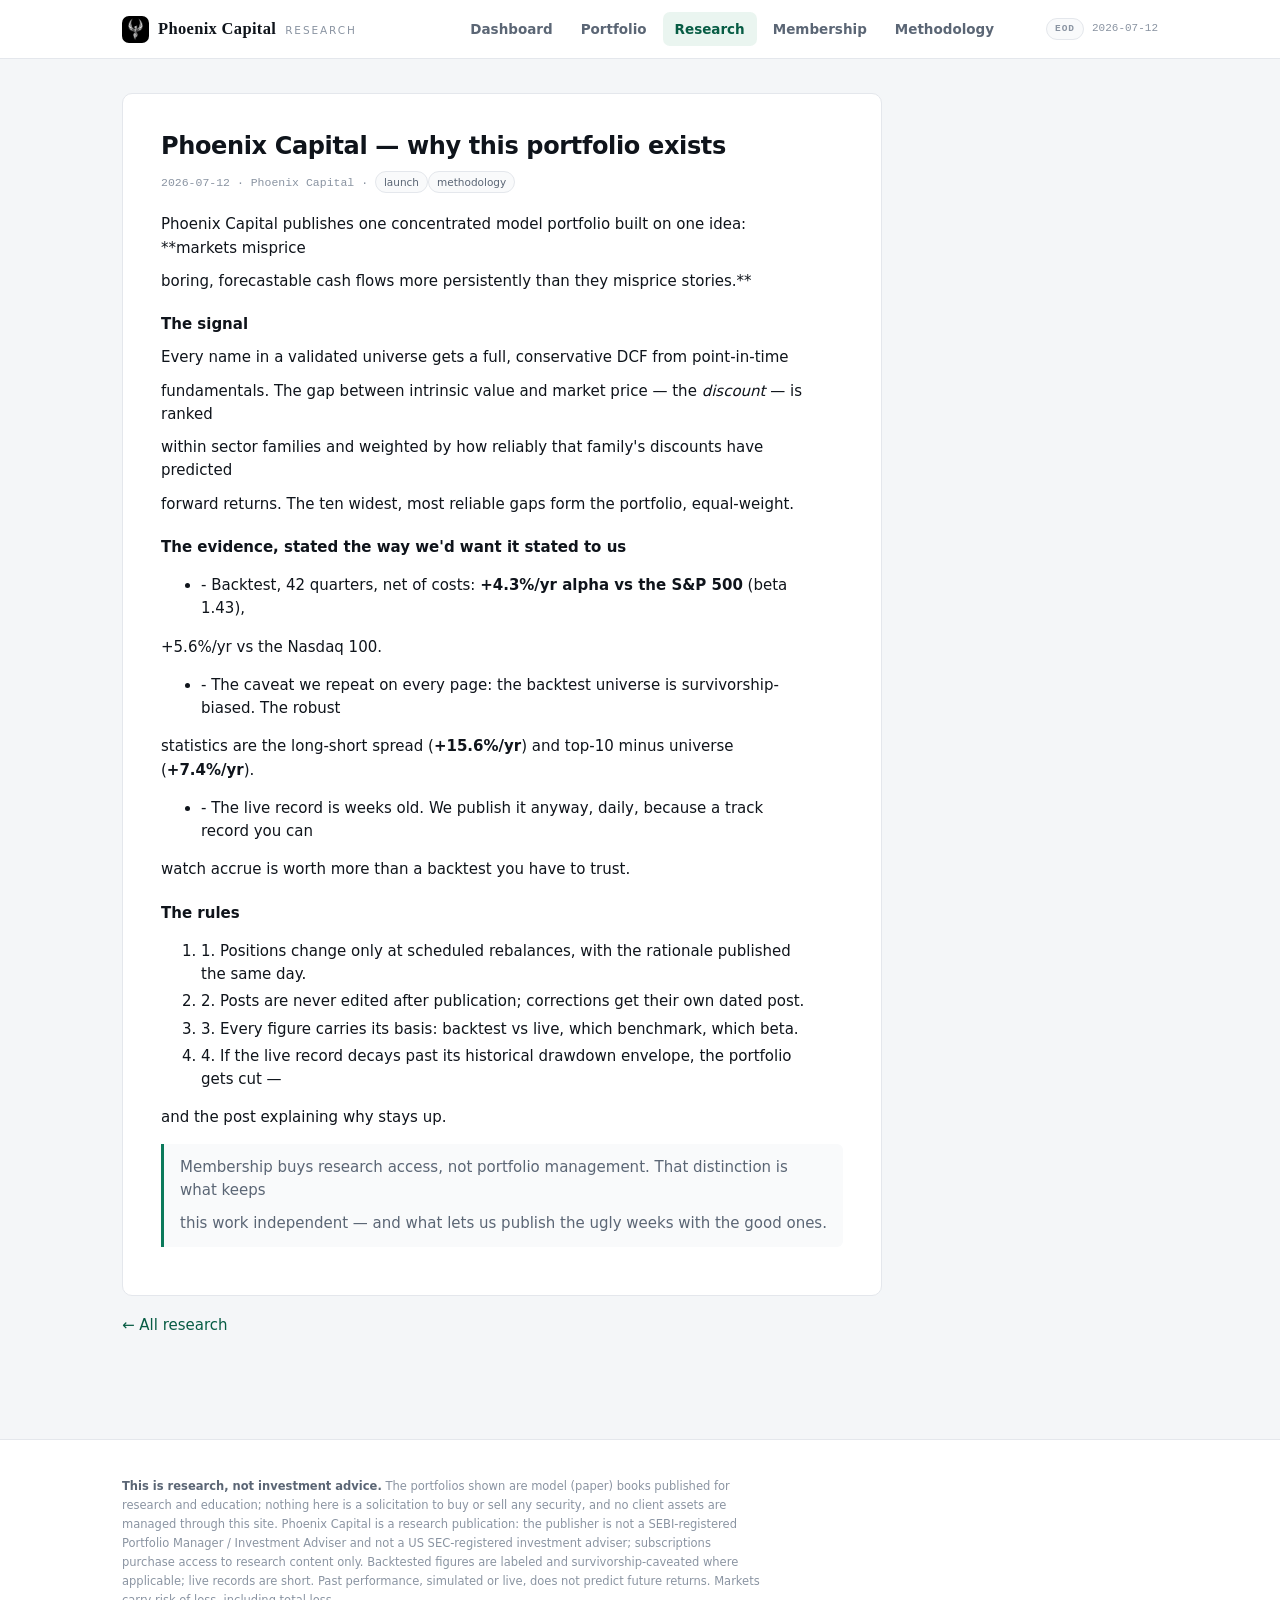
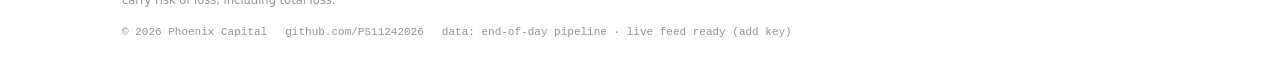
<file: site/research/2026-07-12-phoenix-capital-launch.html>
<!doctype html>
<html lang="en"><head>
<meta charset="utf-8"><meta name="viewport" content="width=device-width,initial-scale=1">
<title>Phoenix Capital — why this portfolio exists · Phoenix Capital</title>
<meta name="description" content="Institutional-grade equity research. One disciplined signal.">
<link rel="stylesheet" href="../assets/site.css">
<link rel="icon" href="../assets/logo-chip.png" type="image/png">
</head><body>
<header class="site-head"><div class="wrap">
  <a class="brand" href="../index.html"><img class="logo-chip" src="../assets/logo-chip.png" alt=""><span class="wordmark">Phoenix Capital</span>
    <small>research</small></a>
  <nav class="main"><a href="../index.html" class="">Dashboard</a><a href="../us.html" class="">Portfolio</a><a href="../research.html" class="on">Research</a><a href="../pricing.html" class="">Membership</a><a href="../about.html" class="">Methodology</a></nav>
  <span class="asof"><span class="feedpill pill" id="feedpill">EOD</span><span class="txt">2026-07-12</span></span>
</div></header>
<main><div class="wrap">
<article class="post">
<h1>Phoenix Capital — why this portfolio exists</h1>
<div class="meta">2026-07-12 · Phoenix Capital · <span class="chip">launch</span><span class="chip">methodology</span></div>
<p>Phoenix Capital publishes one concentrated model portfolio built on one idea: **markets misprice</p>
<p>boring, forecastable cash flows more persistently than they misprice stories.**</p>
<h3>The signal</h3>
<p>Every name in a validated universe gets a full, conservative DCF from point-in-time</p>
<p>fundamentals. The gap between intrinsic value and market price — the <em>discount</em> — is ranked</p>
<p>within sector families and weighted by how reliably that family's discounts have predicted</p>
<p>forward returns. The ten widest, most reliable gaps form the portfolio, equal-weight.</p>
<h3>The evidence, stated the way we'd want it stated to us</h3>
<ul>
<li>- Backtest, 42 quarters, net of costs: <strong>+4.3%/yr alpha vs the S&amp;P 500</strong> (beta 1.43),</li>
</ul>
<p>+5.6%/yr vs the Nasdaq 100.</p>
<ul>
<li>- The caveat we repeat on every page: the backtest universe is survivorship-biased. The robust</li>
</ul>
<p>statistics are the long-short spread (<strong>+15.6%/yr</strong>) and top-10 minus universe (<strong>+7.4%/yr</strong>).</p>
<ul>
<li>- The live record is weeks old. We publish it anyway, daily, because a track record you can</li>
</ul>
<p>watch accrue is worth more than a backtest you have to trust.</p>
<h3>The rules</h3>
<ol>
<li>1. Positions change only at scheduled rebalances, with the rationale published the same day.</li>
<li>2. Posts are never edited after publication; corrections get their own dated post.</li>
<li>3. Every figure carries its basis: backtest vs live, which benchmark, which beta.</li>
<li>4. If the live record decays past its historical drawdown envelope, the portfolio gets cut —</li>
</ol>
<p>and the post explaining why stays up.</p>
<blockquote>
<p>Membership buys research access, not portfolio management. That distinction is what keeps</p>
<p>this work independent — and what lets us publish the ugly weeks with the good ones.</p>
</blockquote>
</article>
<p style="margin-top:18px"><a href="../research.html">← All research</a></p>
</div></main>
<footer class="site-foot"><div class="wrap">
  <p class="disc"><b>This is research, not investment advice.</b> The portfolios shown are model (paper) books published for research and education; nothing here is a solicitation to buy or sell any security, and no client assets are managed through this site. Phoenix Capital is a research publication: the publisher is not a SEBI-registered Portfolio Manager / Investment Adviser and not a US SEC-registered investment adviser; subscriptions purchase access to research content only. Backtested figures are labeled and survivorship-caveated where applicable; live records are short. Past performance, simulated or live, does not predict future returns. Markets carry risk of loss, including total loss.</p>
  <div class="foot-meta"><span>© 2026 Phoenix Capital</span>
    <span>github.com/PS11242026</span>
    <span>data: end-of-day pipeline · live feed ready (add key)</span></div>
</div></footer>
<script src="../assets/site.js"></script>
</body></html>
</file>
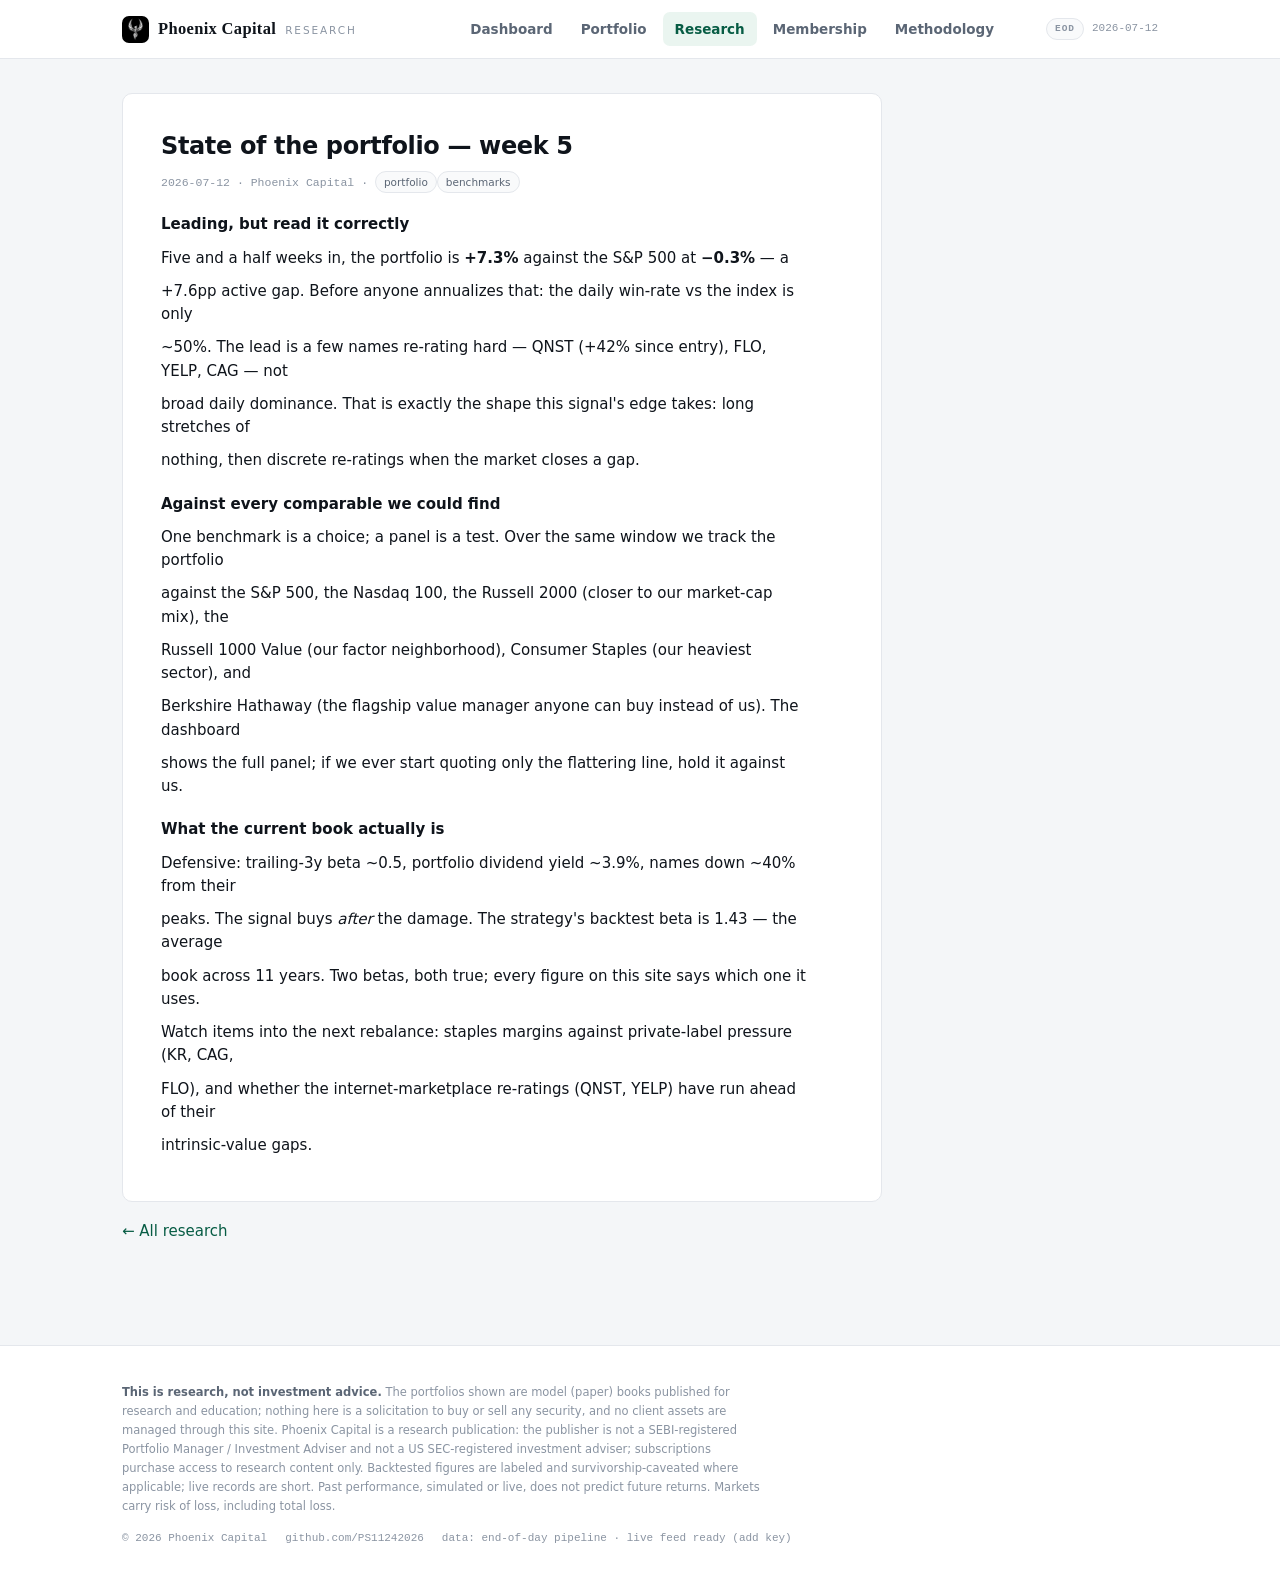
<file: site/research/2026-07-12-state-of-the-portfolio-week-5.html>
<!doctype html>
<html lang="en"><head>
<meta charset="utf-8"><meta name="viewport" content="width=device-width,initial-scale=1">
<title>State of the portfolio — week 5 · Phoenix Capital</title>
<meta name="description" content="Institutional-grade equity research. One disciplined signal.">
<link rel="stylesheet" href="../assets/site.css">
<link rel="icon" href="../assets/logo-chip.png" type="image/png">
</head><body>
<header class="site-head"><div class="wrap">
  <a class="brand" href="../index.html"><img class="logo-chip" src="../assets/logo-chip.png" alt=""><span class="wordmark">Phoenix Capital</span>
    <small>research</small></a>
  <nav class="main"><a href="../index.html" class="">Dashboard</a><a href="../us.html" class="">Portfolio</a><a href="../research.html" class="on">Research</a><a href="../pricing.html" class="">Membership</a><a href="../about.html" class="">Methodology</a></nav>
  <span class="asof"><span class="feedpill pill" id="feedpill">EOD</span><span class="txt">2026-07-12</span></span>
</div></header>
<main><div class="wrap">
<article class="post">
<h1>State of the portfolio — week 5</h1>
<div class="meta">2026-07-12 · Phoenix Capital · <span class="chip">portfolio</span><span class="chip">benchmarks</span></div>
<h3>Leading, but read it correctly</h3>
<p>Five and a half weeks in, the portfolio is <strong>+7.3%</strong> against the S&amp;P 500 at <strong>−0.3%</strong> — a</p>
<p>+7.6pp active gap. Before anyone annualizes that: the daily win-rate vs the index is only</p>
<p>~50%. The lead is a few names re-rating hard — QNST (+42% since entry), FLO, YELP, CAG — not</p>
<p>broad daily dominance. That is exactly the shape this signal's edge takes: long stretches of</p>
<p>nothing, then discrete re-ratings when the market closes a gap.</p>
<h3>Against every comparable we could find</h3>
<p>One benchmark is a choice; a panel is a test. Over the same window we track the portfolio</p>
<p>against the S&amp;P 500, the Nasdaq 100, the Russell 2000 (closer to our market-cap mix), the</p>
<p>Russell 1000 Value (our factor neighborhood), Consumer Staples (our heaviest sector), and</p>
<p>Berkshire Hathaway (the flagship value manager anyone can buy instead of us). The dashboard</p>
<p>shows the full panel; if we ever start quoting only the flattering line, hold it against us.</p>
<h3>What the current book actually is</h3>
<p>Defensive: trailing-3y beta ~0.5, portfolio dividend yield ~3.9%, names down ~40% from their</p>
<p>peaks. The signal buys <em>after</em> the damage. The strategy's backtest beta is 1.43 — the average</p>
<p>book across 11 years. Two betas, both true; every figure on this site says which one it uses.</p>
<p>Watch items into the next rebalance: staples margins against private-label pressure (KR, CAG,</p>
<p>FLO), and whether the internet-marketplace re-ratings (QNST, YELP) have run ahead of their</p>
<p>intrinsic-value gaps.</p>
</article>
<p style="margin-top:18px"><a href="../research.html">← All research</a></p>
</div></main>
<footer class="site-foot"><div class="wrap">
  <p class="disc"><b>This is research, not investment advice.</b> The portfolios shown are model (paper) books published for research and education; nothing here is a solicitation to buy or sell any security, and no client assets are managed through this site. Phoenix Capital is a research publication: the publisher is not a SEBI-registered Portfolio Manager / Investment Adviser and not a US SEC-registered investment adviser; subscriptions purchase access to research content only. Backtested figures are labeled and survivorship-caveated where applicable; live records are short. Past performance, simulated or live, does not predict future returns. Markets carry risk of loss, including total loss.</p>
  <div class="foot-meta"><span>© 2026 Phoenix Capital</span>
    <span>github.com/PS11242026</span>
    <span>data: end-of-day pipeline · live feed ready (add key)</span></div>
</div></footer>
<script src="../assets/site.js"></script>
</body></html>
</file>
<file: site/assets/site.css>
/* ============================================================================
   Research-site design system. Institutional light theme: cool paper ground,
   ink text, emerald primary. Numerals are tabular everywhere they align.
   Heatmap poles #C0453B / #0B7A5B validated for CVD with mandatory tile labels.
   ========================================================================== */
:root{
  --ground:#F4F6F8; --panel:#FFFFFF; --panel2:#F9FAFB;
  --ink:#0F141B; --muted:#5B6675; --faint:#8A94A2;
  --hair:#E4E7EC; --hair2:#EDEFF3;
  --brand:#0B7A5B; --brand-ink:#075C44; --bench:#2F6DB3; --model:#B9832A;
  --gold:#C9A227; --gold-deep:#9A7B1B; --flat:#D97706;
  --pos:#0B7A5B; --neg:#C0453B; --pos-bg:#EAF5F0; --neg-bg:#F9ECEA;
  --mono:"Cascadia Code",Consolas,ui-monospace,SFMono-Regular,Menlo,monospace;
  --sans:"Segoe UI Variable Text","Segoe UI",system-ui,-apple-system,"Helvetica Neue",Arial,sans-serif;
  --serif:"Georgia","Times New Roman",serif;
  --maxw:1080px; --r:10px;
}
*{box-sizing:border-box}
html{scroll-behavior:smooth}
body{margin:0;background:var(--ground);color:var(--ink);font-family:var(--sans);
     line-height:1.55;-webkit-font-smoothing:antialiased;font-size:15px}
a{color:var(--brand-ink);text-decoration:none}
a:hover{text-decoration:underline}
:focus-visible{outline:2px solid var(--bench);outline-offset:2px;border-radius:4px}
.tab{font-variant-numeric:tabular-nums;font-family:var(--mono)}
.wrap{max-width:var(--maxw);margin:0 auto;padding:0 22px}

/* ---------- header / nav ---------- */
.site-head{background:var(--panel);border-bottom:1px solid var(--hair);position:sticky;top:0;z-index:40}
.site-head .wrap{display:flex;align-items:center;gap:26px;height:58px}
.brand{display:flex;align-items:center;gap:9px;font-weight:700;letter-spacing:.01em;
       font-size:16.5px;color:var(--ink)}
.brand:hover{text-decoration:none}
.brand .mark{flex:none;color:var(--ink)}  /* B&W phoenix: pure ink on light, white on ink */
.brand .logo-chip{width:27px;height:27px;border-radius:7px;display:block;flex:none}
.brand .wordmark{font-family:var(--serif);letter-spacing:.02em}
.brand small{font-weight:500;color:var(--faint);font-size:10.5px;letter-spacing:.18em;
             text-transform:uppercase;align-self:center;margin-top:3px}
nav.main{display:flex;gap:4px;margin-left:auto}
nav.main a{padding:7px 12px;border-radius:7px;color:var(--muted);font-size:13.5px;font-weight:550}
nav.main a:hover{background:var(--panel2);color:var(--ink);text-decoration:none}
nav.main a.on{background:#EAF5F0;color:var(--brand-ink);font-weight:640}
.asof{font-family:var(--mono);font-size:11px;color:var(--faint);margin-left:14px;white-space:nowrap;
      display:flex;align-items:center;gap:8px}
.pill{display:inline-flex;align-items:center;font-family:var(--mono);font-size:9.5px;font-weight:700;
      letter-spacing:.1em;padding:3px 8px;border-radius:99px;background:var(--panel2);
      border:1px solid var(--hair);color:var(--faint)}
.pill.on{background:#EAF5F0;border-color:#BFE0D2;color:var(--brand-ink);
         animation:pulse 2.4s ease-out infinite}
@keyframes pulse{0%{box-shadow:0 0 0 0 rgba(11,122,91,.35)}70%{box-shadow:0 0 0 7px rgba(11,122,91,0)}100%{box-shadow:0 0 0 0 rgba(11,122,91,0)}}
@media (prefers-reduced-motion:reduce){.pill.on{animation:none}}

/* ---------- hero (index) ---------- */
.hero{background:radial-gradient(1100px 420px at 18% -10%,rgba(11,122,91,.28),transparent 60%),
      radial-gradient(700px 300px at 95% 0%,rgba(201,162,39,.14),transparent 55%),var(--ink);
      border-radius:14px;padding:46px 46px 38px;color:#EDF1F4;position:relative;overflow:hidden;
      border-top:2px solid var(--gold)}
.hero::after{content:"";position:absolute;inset:auto 0 0 0;height:1px;
             background:linear-gradient(90deg,transparent,rgba(201,162,39,.5),transparent)}
.h-mark{position:absolute;right:-30px;top:-34px;width:360px;height:360px;color:#fff;
        opacity:.07;pointer-events:none;transform:rotate(-3deg)}
.h-mark svg,.h-mark img{width:100%;height:100%;object-fit:contain}
.h-eyebrow{font-size:10.5px;letter-spacing:.24em;text-transform:uppercase;color:var(--gold);
           font-weight:640;margin-bottom:16px;position:relative}
.h-title,.h-lede,.h-chips,.h-ctas,.h-foot{position:relative}
.h-title{font-family:var(--serif);font-size:40px;line-height:1.12;font-weight:600;margin:0 0 14px;
         letter-spacing:-.005em;color:#fff;text-wrap:balance;max-width:17ch}
.h-lede{font-size:15.5px;line-height:1.65;color:#B9C2CC;max-width:60ch;margin:0 0 22px}
.h-chips{display:flex;flex-wrap:wrap;gap:10px;margin-bottom:24px}
.h-chip{font-size:12.5px;color:#AEB8C2;background:rgba(255,255,255,.05);
        border:1px solid rgba(255,255,255,.13);border-radius:99px;padding:7px 14px}
.h-chip b{font-family:var(--mono);font-weight:640;color:#fff;margin-right:4px}
.h-chip b.pos{color:#4EC99B} .h-chip b.neg{color:#F0958C}
.h-ctas{display:flex;gap:12px;flex-wrap:wrap}
.h-foot{font-size:11px;color:#7C8794;margin:18px 0 0}
@media (max-width:680px){.hero{padding:30px 22px}.h-title{font-size:30px}}

/* ---------- page scaffolding ---------- */
main{padding:34px 0 56px}
.eyebrow{font-size:11px;letter-spacing:.16em;text-transform:uppercase;color:var(--faint);
         font-weight:640;margin:0 0 8px}
h1{font-size:27px;font-weight:700;letter-spacing:-.015em;margin:0 0 6px;text-wrap:balance}
.lede{font-size:15px;color:var(--muted);max-width:66ch;margin:0 0 10px}
section{margin-top:34px}
h2.sec{font-size:16.5px;font-weight:680;letter-spacing:-.01em;margin:0 0 14px;
       display:flex;align-items:baseline;gap:10px}
h2.sec .sub{font-size:11.5px;color:var(--faint);font-family:var(--mono);font-weight:400}
.grid2{display:grid;grid-template-columns:1fr 1fr;gap:18px}
.grid3{display:grid;grid-template-columns:repeat(3,1fr);gap:14px}
@media (max-width:840px){.grid2,.grid3{grid-template-columns:1fr}}

.card{background:var(--panel);border:1px solid var(--hair);border-radius:var(--r);padding:18px}
.card h3{margin:0 0 10px;font-size:14px;font-weight:660}

/* ---------- KPI tiles ---------- */
.kpis{display:grid;grid-template-columns:repeat(4,1fr);gap:13px}
@media (max-width:840px){.kpis{grid-template-columns:repeat(2,1fr)}}
.tile{background:var(--panel);border:1px solid var(--hair);border-radius:var(--r);padding:14px 15px 13px}
.tile .lab{font-size:10.5px;letter-spacing:.09em;text-transform:uppercase;color:var(--faint);
           font-weight:640;margin-bottom:8px;display:flex;gap:6px;align-items:center}
.tile .val{font-family:var(--mono);font-size:23px;font-weight:620;letter-spacing:-.02em;line-height:1.05}
.tile .sub{font-size:11px;color:var(--muted);margin-top:7px;font-family:var(--mono)}
.pos{color:var(--pos)} .neg{color:var(--neg)}

/* ---------- badges ---------- */
.badge{display:inline-flex;align-items:center;gap:5px;font-size:10px;font-weight:680;
       letter-spacing:.08em;text-transform:uppercase;padding:3px 8px;border-radius:99px;line-height:1}
.badge.live{background:#EAF5F0;color:var(--brand-ink)}
.badge.prelim{background:#FCF3E3;color:#8A5E14}
.badge.model{background:#F0F2F5;color:var(--muted)}
.badge.us::before{content:"US"} .badge.in::before{content:"IN"}

/* ---------- heatmap ---------- */
.hm-wrap{position:relative}
.hm{display:block;width:100%;border-radius:8px;overflow:hidden}
.hm-tile{stroke:var(--ground);stroke-width:2;rx:3;cursor:default;transition:filter .12s}
.hm-tile:hover{filter:brightness(1.06)}
.hm-tk{font-family:var(--mono);font-weight:700;fill:#fff;pointer-events:none}
.hm-pct{font-family:var(--mono);font-weight:600;fill:rgba(255,255,255,.92);pointer-events:none}
.hm-w{font-family:var(--mono);fill:rgba(255,255,255,.75);pointer-events:none}
.hm-legend{display:flex;align-items:center;gap:14px;margin-top:10px;font-size:11px;
           color:var(--muted);font-family:var(--mono);flex-wrap:wrap}
.hm-legend .k{display:flex;align-items:center;gap:6px}
.hm-legend .sw{width:11px;height:11px;border-radius:3px;display:inline-block}
.hm-note{margin-left:auto;color:var(--faint)}
.tip{position:absolute;pointer-events:none;background:#0F141B;color:#fff;border-radius:8px;
     padding:9px 11px;font-size:12px;font-family:var(--mono);opacity:0;transition:opacity .1s;
     box-shadow:0 6px 22px rgba(15,20,27,.25);z-index:30;min-width:170px}
.tip .t{color:#AEB6C2;font-size:10px;letter-spacing:.06em;text-transform:uppercase;margin-bottom:5px}
.tip .row{display:flex;justify-content:space-between;gap:16px;padding:1px 0}
.tip .row span:first-child{color:#C6CCD5}

/* ---------- charts ---------- */
.chart svg{display:block;width:100%;height:auto}
.chart .grid line{stroke:var(--hair2)}
.chart .zero{stroke:#C4CBD4;stroke-width:1.2}
.chart .ax{fill:var(--faint);font-family:var(--mono);font-size:10.5px}
.chart .ln{fill:none;stroke-linejoin:round;stroke-linecap:round}
.chart .endlab{font-family:var(--mono);font-size:11px;font-weight:640}
.legend{display:flex;flex-wrap:wrap;gap:14px;margin-top:8px;font-size:12px;color:var(--muted)}
.legend .it{display:flex;align-items:center;gap:6px}
.legend .sw{width:16px;height:0;border-top:2.5px solid}

/* ---------- tables ---------- */
.tbl{overflow-x:auto}
table{border-collapse:collapse;width:100%;font-size:13px}
th,td{padding:9px 11px;text-align:right;border-bottom:1px solid var(--hair2);white-space:nowrap}
th:first-child,td:first-child{text-align:left}
thead th{font-size:10.5px;letter-spacing:.07em;text-transform:uppercase;color:var(--faint);
         font-weight:640;border-bottom:1px solid var(--hair)}
tbody td{font-family:var(--mono);font-variant-numeric:tabular-nums}
tbody td:first-child{font-family:var(--sans);font-weight:560}
tbody tr:hover td{background:var(--panel2)}
.chip{display:inline-block;font-size:10.5px;color:var(--muted);background:var(--panel2);
      border:1px solid var(--hair);border-radius:99px;padding:2px 8px;font-family:var(--sans)}
.tk-cell{display:flex;align-items:center;gap:9px}
.tk-cell b{font-weight:640;display:block;line-height:1.15}
.tk-cell .co{display:block;font-size:10.5px;color:var(--faint);font-family:var(--sans);
             max-width:180px;overflow:hidden;text-overflow:ellipsis;white-space:nowrap}
.tlogo{width:22px;height:22px;border-radius:6px;background:#fff;border:1px solid var(--hair2);
       flex:none;object-fit:contain}
.tlogo.ph{display:inline-block;background:var(--panel2)}
tr.total td{border-top:2px solid var(--hair);border-bottom:none;background:var(--panel2);
            font-weight:640}

/* ---------- news ---------- */
.news{display:flex;flex-direction:column}
.news a.item{display:flex;gap:12px;align-items:baseline;padding:9px 2px;border-bottom:1px solid var(--hair2);
             color:var(--ink)}
.news a.item:hover{background:var(--panel2);text-decoration:none}
.news .sym{font-family:var(--mono);font-size:11px;font-weight:700;color:var(--brand-ink);
           flex:0 0 96px;display:flex;align-items:center;gap:6px}
.nlogo{width:17px;height:17px;border-radius:4px;background:#fff;border:1px solid var(--hair2);
       flex:none;object-fit:contain;vertical-align:middle}
.news .ttl{font-size:13.5px;line-height:1.4}
.news .src{margin-left:auto;font-size:11px;color:var(--faint);font-family:var(--mono);
           flex:0 0 auto;padding-left:10px}

/* ---------- research ---------- */
.post-list .p-item{display:block;background:var(--panel);border:1px solid var(--hair);
                   border-radius:var(--r);padding:16px 18px;margin-bottom:12px;color:var(--ink)}
.post-list .p-item:hover{border-color:#CBD2DA;text-decoration:none}
.p-item .d{font-family:var(--mono);font-size:11px;color:var(--faint)}
.p-item h3{margin:5px 0 6px;font-size:16.5px;font-weight:660;letter-spacing:-.01em}
.p-item p{margin:0;color:var(--muted);font-size:13.5px}
.tags{display:flex;gap:6px;margin-top:9px}
article.post{background:var(--panel);border:1px solid var(--hair);border-radius:var(--r);
              padding:34px 38px;max-width:760px}
@media (max-width:680px){article.post{padding:22px 18px}}
article.post h1{font-size:24px}
article.post .meta{font-family:var(--mono);font-size:11.5px;color:var(--faint);margin-bottom:20px}
article.post h2{font-size:18px;margin:26px 0 8px;font-weight:660}
article.post h3{font-size:15px;margin:20px 0 6px;font-weight:660}
article.post p{margin:10px 0;max-width:68ch}
article.post ul,article.post ol{max-width:68ch}
article.post li{margin:4px 0}
article.post blockquote{border-left:3px solid var(--brand);margin:14px 0;padding:2px 16px;
                        color:var(--muted);background:var(--panel2);border-radius:0 6px 6px 0}
article.post code{font-family:var(--mono);font-size:.9em;background:var(--panel2);
                  border:1px solid var(--hair);border-radius:4px;padding:1px 5px}
article.post pre{background:#0F141B;color:#E7EAEE;border-radius:8px;padding:14px 16px;overflow-x:auto}
article.post pre code{background:none;border:none;color:inherit;padding:0}
article.post hr{border:0;border-top:1px solid var(--hair);margin:22px 0}

/* ---------- fees ---------- */
.plans{display:grid;grid-template-columns:repeat(3,1fr);gap:16px}
@media (max-width:840px){.plans{grid-template-columns:1fr}}
.plan{background:var(--panel);border:1px solid var(--hair);border-radius:var(--r);padding:22px;
      position:relative}
.plan.hi{border-color:var(--gold);box-shadow:0 0 0 1px var(--gold),0 12px 34px rgba(15,20,27,.08)}
.plan .ribbon{position:absolute;top:-11px;left:18px;background:var(--gold);color:#fff;
              font-size:10px;font-weight:700;letter-spacing:.1em;text-transform:uppercase;
              border-radius:99px;padding:4px 12px}
.plan .nm{font-size:13px;font-weight:680;letter-spacing:.02em}
.plan .pr{font-family:var(--mono);font-size:26px;font-weight:650;margin:10px 0 2px}
.plan .per{font-size:11px;color:var(--faint)}
.plan ul{padding-left:18px;margin:14px 0 0;color:var(--muted);font-size:13px}
.plan li{margin:6px 0}
.cta{display:inline-block;margin-top:16px;background:var(--brand);color:#fff;font-weight:640;
     font-size:13.5px;border-radius:8px;padding:10px 16px}
.cta:hover{background:var(--brand-ink);text-decoration:none}
.cta.ghost{background:transparent;color:var(--brand-ink);border:1px solid var(--brand)}
.cta.gold{background:var(--gold);color:#161200}
.cta.gold:hover{background:var(--gold-deep);color:#fff}
.cta.ghost-inv{background:transparent;color:#E5D9AE;border:1px solid rgba(201,162,39,.55)}
.cta.ghost-inv:hover{border-color:var(--gold);color:#fff}

/* ---------- callouts / footer ---------- */
.callout{background:#FCF3E3;border:1px solid #EBD9AE;border-radius:var(--r);padding:13px 16px;
         font-size:13px;color:#6B4E12}
.callout b{color:#4F3A0C}
.site-foot{border-top:1px solid var(--hair);background:var(--panel);margin-top:30px}
.site-foot .wrap{padding:26px 22px 34px}
.disc{font-size:11.5px;color:var(--faint);line-height:1.65;max-width:88ch}
.disc b{color:var(--muted)}
.foot-meta{display:flex;gap:18px;margin-top:14px;font-family:var(--mono);font-size:11px;color:var(--faint)}
</file>
